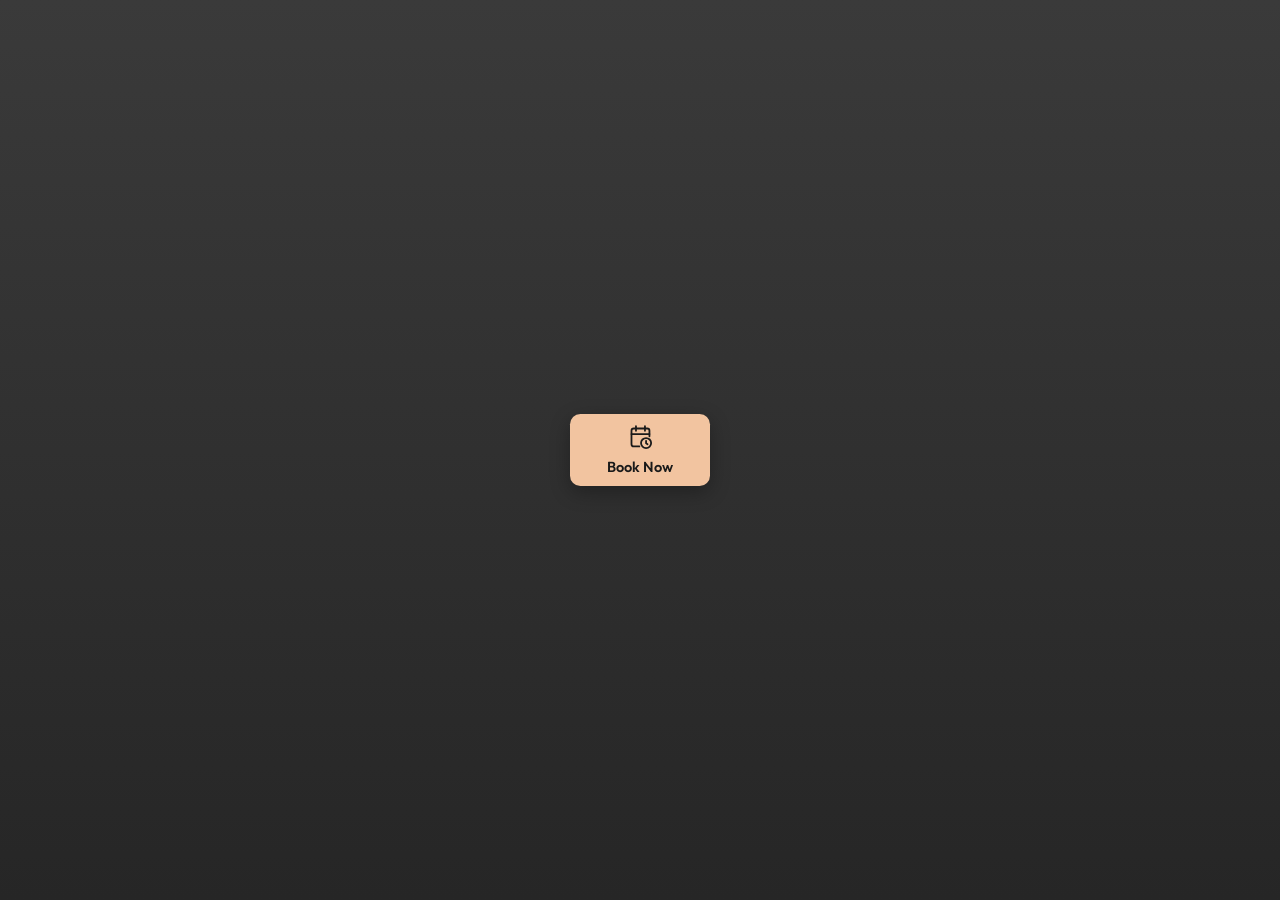
<file: public/book.html>
<!DOCTYPE html>
<html lang="en">
<head>
<meta charset="utf-8">
<title>Book Your Ride - Top Galaxy Logistics</title>
<meta name="viewport" content="width=device-width,initial-scale=1">
<meta name="theme-color" content="#2b2b2b">
<link rel="preconnect" href="https://fonts.googleapis.com">
<link rel="preconnect" href="https://fonts.gstatic.com" crossorigin>
<link href="https://fonts.googleapis.com/css2?family=Outfit:wght@300;400;500;600&display=swap" rel="stylesheet">
<style>
:root{
  --u:calc(100vw / 1235);
  --card:#ffffff;
  --label:#8a8a8a;
  --text:#111111;
  --divider:#d9d9d9;
  --peach:#f2c4a0;
  --peach-text:#1a1a1a;
  --black:#111111;
  --radius:calc(14*var(--u));
}
*{box-sizing:border-box}
html,body{margin:0}
body{background:linear-gradient(180deg,#3a3a3a 0%,#262626 100%);font-family:"Outfit",sans-serif;-webkit-font-smoothing:antialiased;color:var(--text);min-height:100vh}
button{background:none;border:0;padding:0;font:inherit;color:inherit;cursor:pointer}
.icon{display:block;fill:none;stroke:currentColor;stroke-width:1.6;stroke-linecap:round;stroke-linejoin:round}

.page{min-height:100vh;display:flex;align-items:center;justify-content:center;padding:20px}
.book{width:calc(130*var(--u));min-width:140px;height:calc(70*var(--u));min-height:56px;border-radius:calc(10*var(--u));background:var(--peach);color:var(--peach-text);display:flex;flex-direction:column;align-items:center;justify-content:center;gap:calc(6*var(--u));font-size:calc(14*var(--u));font-weight:600;box-shadow:0 6px 20px rgba(0,0,0,0.3);transition:transform .2s,filter .2s}
.book:hover{filter:brightness(.95);transform:translateY(-2px)}
.book .icon{width:calc(26*var(--u));min-width:22px;height:calc(26*var(--u));min-height:22px}
.book:disabled{opacity:.7;cursor:not-allowed}

.overlay{position:fixed;inset:0;background:rgba(0,0,0,.65);backdrop-filter:blur(3px);display:none;align-items:flex-start;justify-content:center;overflow-y:auto;padding:calc(30*var(--u));z-index:10}
.overlay.open{display:flex}
.card{position:relative;width:calc(1115*var(--u));max-width:100%;margin:auto;background:var(--card);border-radius:var(--radius);padding:calc(24*var(--u)) calc(14*var(--u)) calc(10*var(--u));box-shadow:0 calc(6*var(--u)) calc(24*var(--u)) rgba(0,0,0,.25)}
.close{position:absolute;right:calc(16*var(--u));top:calc(14*var(--u));width:calc(34*var(--u));height:calc(34*var(--u));border-radius:50%;background:#f0f0f0;display:flex;align-items:center;justify-content:center;color:var(--label);transition:background-color .2s}
.close:hover{background:#e2e2e2;color:#111}
.close .icon{width:calc(16*var(--u));height:calc(16*var(--u))}
.head{padding:0 calc(18*var(--u)) calc(8*var(--u))}
.head h1{margin:0;font-weight:600;font-size:calc(34*var(--u));line-height:1.1}
.head p{margin:calc(6*var(--u)) 0 0;font-weight:300;font-size:calc(15*var(--u));color:var(--label)}

.row{display:flex;align-items:stretch;padding:calc(14*var(--u)) 0;border-top:1px solid var(--divider)}
.row:first-of-type{margin-top:calc(10*var(--u))}
.cell{flex:1 1 0;min-width:0;padding:0 calc(22*var(--u));border-left:1px solid var(--divider);display:flex;flex-direction:column;justify-content:center}
.cell:first-child{border-left:0;padding-left:calc(18*var(--u))}
.cell label{font-size:calc(14*var(--u));font-weight:300;color:var(--label);margin-bottom:calc(5*var(--u))}
.cell label i{font-style:normal}
.cell input,.cell select{width:100%;height:calc(28*var(--u));border:0;outline:0;background:transparent;padding:0;font:400 calc(14*var(--u))/1 "Outfit",sans-serif;color:var(--text)}
.cell input::placeholder{color:var(--text);opacity:.85}
.cell select{appearance:none;-webkit-appearance:none;cursor:pointer;background:url("data:image/svg+xml,%3Csvg xmlns='http://www.w3.org/2000/svg' width='12' height='12' viewBox='0 0 24 24' fill='none' stroke='%238a8a8a' stroke-width='2' stroke-linecap='round' stroke-linejoin='round'%3E%3Cpath d='M6 9l6 6 6-6'/%3E%3C/svg%3E") no-repeat right center;padding-right:16px}
.cell select:disabled{cursor:not-allowed}
.cell:focus-within label{color:var(--text)}

.foot{display:flex;align-items:center;justify-content:space-between;padding:calc(14*var(--u)) calc(4*var(--u)) calc(8*var(--u)) calc(18*var(--u));border-top:1px solid var(--divider)}
.total{display:flex;align-items:baseline;gap:calc(14*var(--u))}
.total span{font-size:calc(14*var(--u));font-weight:300;color:var(--label)}
.total b{font-size:calc(26*var(--u));font-weight:500}
.actions{display:flex;align-items:center;gap:calc(14*var(--u))}
.show{height:calc(54*var(--u));padding:0 calc(28*var(--u));border-radius:calc(10*var(--u));background:var(--black);color:#fff;font-size:calc(14*var(--u));font-weight:500;transition:background-color .2s}
.show:hover{background:#2a2a2a}
.overlay .book{width:auto;height:calc(54*var(--u));padding:0 calc(28*var(--u));border-radius:calc(10*var(--u));flex-direction:row}

.success{display:none;flex-direction:column;align-items:center;text-align:center;padding:26px 16px 20px}
.success.show-s{display:flex}
.success .suc-state{width:100%;display:flex;flex-direction:column;align-items:center}
.success .mail-illu{width:160px;height:auto;margin:0 auto 16px;display:block;overflow:visible}
.success .error-illu{width:96px;height:96px;margin:0 auto 16px;display:block;overflow:visible}
.success h3{margin:0 0 10px;font-size:24px;font-weight:700;font-family:"Outfit",sans-serif;color:#374151;letter-spacing:-.02em}
.success h3.err-title{color:#dc2626;font-size:22px;margin:0 0 8px}
.success p{margin:0 auto 18px;font-size:14px;font-weight:400;color:#6b7280;line-height:1.55;max-width:400px}
.success p.err-desc{margin:0 auto 16px;font-size:13.5px}
.success .support-options{width:100%;max-width:360px;display:flex;flex-direction:column;gap:10px;margin:4px auto 16px}
.success .support-card{display:flex;align-items:center;justify-content:space-between;padding:12px 14px;border-radius:10px;background:#f9fafb;border:1px solid #e5e7eb;text-decoration:none;transition:all .2s ease}
.success .support-card:hover{background:#ffffff;border-color:#fca5a5;transform:translateY(-1px);box-shadow:0 4px 14px rgba(220,38,38,0.12)}
.success .support-card .card-left{display:flex;align-items:center;gap:12px;text-align:left}
.success .support-card .card-icon{width:36px;height:36px;border-radius:8px;display:flex;align-items:center;justify-content:center;flex-shrink:0}
.success .support-card .wa-badge{background:#25d366;color:#ffffff}
.success .support-card .mail-badge{background:#111827;color:#ffffff}
.success .support-card .card-info{display:flex;flex-direction:column}
.success .support-card .card-name{font-size:13px;font-weight:700;color:#111827;font-family:"Outfit",sans-serif}
.success .support-card .card-val{font-size:12px;color:#6b7280;font-family:"Inter",sans-serif}
.success .red-arrow-btn{width:34px;height:34px;border-radius:50%;background:#ef4444;color:#ffffff;display:flex;align-items:center;justify-content:center;flex-shrink:0;transition:transform .2s ease,background-color .2s ease,box-shadow .2s ease;box-shadow:0 3px 10px rgba(239,68,68,0.35)}
.success .support-card:hover .red-arrow-btn{background:#dc2626;transform:translateX(3px) scale(1.06);box-shadow:0 5px 14px rgba(239,68,68,0.45)}
.success .book{width:100%;max-width:280px;height:46px;padding:0 24px;border-radius:8px;background:#000;color:#fff;font-size:14px;font-weight:600;font-family:"Outfit",sans-serif;display:inline-flex;align-items:center;justify-content:center;border:0;cursor:pointer;transition:transform .2s,background-color .2s,box-shadow .2s}
.success .book:hover{background:#1f1f1f;transform:translateY(-1px);box-shadow:0 6px 18px rgba(0,0,0,.25)}

@media(max-width:768px){
  :root{--u:1px;--radius:14px}
  .overlay{padding:14px 10px}
  .card{padding:20px 14px 14px}
  .head h1{font-size:24px}
  .head p{font-size:13px}
  .row{flex-direction:column;gap:12px;padding:12px 0}
  .cell{padding:0!important;border-left:0!important}
  .cell input,.cell select{height:32px;font-size:14px}
  .foot{flex-direction:column;align-items:stretch;gap:14px;padding:14px 4px 6px}
  .total{justify-content:space-between}
  .total b{font-size:22px}
  .actions{display:flex;gap:10px}
  .actions .show{flex:1;height:46px;font-size:14px}
  .actions .book{flex:1.2;height:46px;font-size:14px}
  .close{width:32px;height:32px}
}
</style>
</head>
<body>
<svg width="0" height="0" style="position:absolute" aria-hidden="true">
  <symbol id="icon-cal-clock" viewBox="0 0 24 24"><path d="M20 11V6a2 2 0 0 0-2-2H6a2 2 0 0 0-2 2v12a2 2 0 0 0 2 2h5"/><path d="M8 2v4M16 2v4M4 9h16"/><circle cx="17" cy="17" r="4.5"/><path d="M17 15v2.2l1.3.8"/></symbol>
  <symbol id="icon-x" viewBox="0 0 24 24"><path d="M6 6l12 12M18 6L6 18"/></symbol>
  <symbol id="icon-check" viewBox="0 0 24 24"><circle cx="12" cy="12" r="10"/><path d="M8 12.5l3 3 5-6"/></symbol>
</svg>

<div class="page">
  <button class="book" id="openBtn" type="button"><svg class="icon"><use href="#icon-cal-clock"/></svg>Book Now</button>
</div>

<div class="overlay" id="overlay">
  <div class="card">
    <button class="close" id="closeBtn" type="button" aria-label="Close"><svg class="icon"><use href="#icon-x"/></svg></button>

    <form id="bookForm">
      <div class="head">
        <h1>Book Your Ride</h1>
        <p>Fill in the details below to estimate your price and book a vehicle.</p>
      </div>

      <div class="row">
        <div class="cell"><label for="pickup_location">Pickup Location</label><input id="pickup_location" name="pickup_location" type="text" placeholder="Where we should pick you up" required></div>
        <div class="cell"><label for="service_area">Destination / Service Area</label><select id="service_area" name="service_area" required><option value="" disabled selected>Select area</option></select></div>
        <div class="cell"><label for="exact_destination_address">Exact Destination Address <i>(Optional)</i></label><input id="exact_destination_address" name="exact_destination_address" type="text" placeholder="Enter exact address (optional)"></div>
      </div>

      <div class="row">
        <div class="cell"><label for="pickup_date">Pickup Date</label><input id="pickup_date" name="pickup_date" type="date" required></div>
        <div class="cell"><label for="pickup_time">Pickup Time</label><input id="pickup_time" name="pickup_time" type="time" required></div>
        <div class="cell"><label for="return_date">Return Date</label><input id="return_date" name="return_date" type="date" required></div>
        <div class="cell"><label for="return_time">Return Time</label><input id="return_time" name="return_time" type="time" required></div>
      </div>

      <div class="row">
        <div class="cell"><label for="selected_car">Select Car</label><select id="selected_car" name="selected_car" required><option value="" disabled selected>Select Car</option><option value="Sedan">Sedan</option><option value="Lexus">Lexus</option><option value="Prado/Hiace">Prado/Hiace</option><option value="LandCruiser/Coaster">LandCruiser/Coaster</option></select></div>
        <div class="cell"><label for="passenger_count">Number of Passengers</label><select id="passenger_count" name="passenger_count" required><option value="" disabled selected>Passengers</option></select></div>
        <div class="cell"><label for="client_type">Client Type</label><select id="client_type" name="client_type" required><option value="" disabled selected>Select client type</option><option value="Individual">Individual</option><option value="Corporate">Corporate</option><option value="Diplomatic / VIP">Diplomatic / VIP</option><option value="Government">Government</option></select></div>
      </div>

      <div class="row">
        <div class="cell"><label for="full_name">Full Name</label><input id="full_name" name="full_name" type="text" placeholder="e.g. John Doe" required></div>
        <div class="cell"><label for="phone_number">Phone Number</label><input id="phone_number" name="phone_number" type="tel" placeholder="e.g. +234 801 234 5678" required></div>
        <div class="cell"><label for="email_address">Email Address</label><input id="email_address" name="email_address" type="email" placeholder="e.g. client@example.com" required></div>
      </div>

      <div class="foot">
        <div class="total"><span>Estimated Total</span><b id="total">₦0</b></div>
        <div class="actions">
          <button type="button" class="show" id="showCarsBtn">Show cars</button>
          <button class="book" id="submitBtn" type="submit"><svg class="icon"><use href="#icon-cal-clock"/></svg>Book Now</button>
        </div>
      </div>
    </form>

    <div class="success" id="success">
      <!-- SUCCESS: Shown when delivered to the webhook -->
      <div class="suc-state suc-success" id="sucSuccessState">
        <svg class="mail-illu" viewBox="0 0 170 140" width="170" height="140" fill="none" xmlns="http://www.w3.org/2000/svg" aria-hidden="true">
          <defs>
            <filter id="cardShadowBk" x="-15%" y="-10%" width="130%" height="130%" filterUnits="userSpaceOnUse">
              <feDropShadow dx="0" dy="6" stdDeviation="6" flood-color="#000000" flood-opacity="0.14" />
            </filter>
            <clipPath id="cardBorderClipBk">
              <rect x="0" y="0" width="112" height="82" rx="7" />
            </clipPath>
          </defs>
          <polygon points="20,62 85,16 150,62" fill="#22252a" stroke="#181a1f" stroke-width="1.2" stroke-linejoin="round" />
          <polygon points="21,62 85,19 149,62" fill="#15171b" />
          <rect x="20" y="62" width="130" height="72" rx="4" fill="#1a1c21" />
          <g transform="translate(29, 24)" filter="url(#cardShadowBk)">
            <rect x="0" y="0" width="112" height="82" rx="7" fill="#ffffff" />
            <g clip-path="url(#cardBorderClipBk)">
              <rect x="0" y="0" width="112" height="7" fill="#f8fafc" />
              <path d="M-6,8 L4,-2 M9,8 L19,-2 M24,8 L34,-2 M39,8 L49,-2 M54,8 L64,-2 M69,8 L79,-2 M84,8 L94,-2 M99,8 L109,-2 M114,8 L124,-2" stroke="#ea5b5b" stroke-width="3" stroke-linecap="square" />
              <path d="M1.5,8 L11.5,-2 M16.5,8 L26.5,-2 M31.5,8 L41.5,-2 M46.5,8 L56.5,-2 M61.5,8 L71.5,-2 M76.5,8 L86.5,-2 M91.5,8 L101.5,-2 M106.5,8 L116.5,-2" stroke="#60a5fa" stroke-width="3" stroke-linecap="square" />
            </g>
            <circle cx="30" cy="35" r="14" fill="#f1f5f9" />
            <circle cx="30" cy="35" r="13.5" fill="none" stroke="#cbd5e1" stroke-width="1.2" />
            <path d="M24 35.5 L28 39.5 L36.5 30.5" fill="none" stroke="#64748b" stroke-width="2.2" stroke-linecap="round" stroke-linejoin="round" />
            <rect x="52" y="27" width="46" height="4.5" rx="2.25" fill="#e2e8f0" />
            <rect x="52" y="37" width="34" height="4.5" rx="2.25" fill="#e2e8f0" />
            <rect x="16" y="56" width="80" height="3.5" rx="1.75" fill="#f1f5f9" />
            <rect x="16" y="64" width="56" height="3.5" rx="1.75" fill="#f1f5f9" />
          </g>
          <polygon points="20,62 85,102 20,134" fill="#181a1f" />
          <polygon points="150,62 85,102 150,134" fill="#181a1f" />
          <polygon points="20,134 85,88 150,134" fill="#0f1013" stroke="#252830" stroke-width="0.8" stroke-linejoin="round" />
          <path d="M20,62 L20,132 Q20,134 22,134 L148,134 Q150,134 150,132 L150,62" fill="none" stroke="#22252a" stroke-width="1.2" />
        </svg>
        <h3>Booking received!</h3>
        <p>We sent your booking details to our team. Check your email for a confirmation, and check your spam folder if you do not hear from us after a while.</p>
        <button class="book" id="againBtn" type="button">Book Another Ride</button>
      </div>

      <!-- FAILURE: Shown when webhook delivery fails -->
      <div class="suc-state suc-failure" id="sucFailureState" style="display:none;">
        <svg class="error-illu" viewBox="0 0 100 100" width="96" height="96" fill="none" xmlns="http://www.w3.org/2000/svg" aria-hidden="true">
          <circle cx="50" cy="50" r="46" fill="#fef2f2" stroke="#fecaca" stroke-width="2"/>
          <circle cx="50" cy="50" r="34" fill="#ef4444"/>
          <path d="M40 40L60 60M60 40L40 60" stroke="#ffffff" stroke-width="4" stroke-linecap="round" stroke-linejoin="round"/>
        </svg>
        <h3 class="err-title">Not sent, please contact support</h3>
        <p class="err-desc">We could not deliver your booking to our automated service. Please reach out directly to our support team via WhatsApp or Business Email:</p>
        
        <div class="support-options">
          <a class="support-card wa-card waSupportLink" id="bookWaSupportLink" href="https://wa.me/2347016545203" target="_blank" rel="noopener">
            <div class="card-left">
              <span class="card-icon wa-badge">
                <svg viewBox="0 0 24 24" width="20" height="20" fill="currentColor"><path d="M12.04 2c-5.46 0-9.91 4.45-9.91 9.91 0 1.75.46 3.45 1.32 4.95L2.05 22l5.25-1.38c1.45.79 3.08 1.21 4.74 1.21 5.46 0 9.91-4.45 9.91-9.91 0-2.65-1.03-5.14-2.9-7.01A9.82 9.82 0 0 0 12.04 2zm.01 1.67c4.54 0 8.24 3.7 8.24 8.24 0 2.2-.86 4.28-2.42 5.83a8.19 8.19 0 0 1-5.82 2.41c-1.45 0-2.88-.39-4.13-1.12l-.3-.18-3.07.81.82-2.99-.19-.31a8.18 8.18 0 0 1-1.25-4.45c0-4.54 3.7-8.24 8.24-8.24zm4.52 11.66c-.25-.13-1.48-.73-1.71-.81-.23-.09-.4-.13-.57.13-.17.25-.66.81-.81.98-.15.17-.3.19-.55.06-.25-.13-1.06-.39-2.02-1.25-.75-.67-1.25-1.49-1.4-1.74-.15-.25-.02-.39.11-.51.11-.11.25-.29.37-.44.13-.15.17-.25.25-.42.08-.17.04-.32-.02-.45-.06-.13-.57-1.37-.78-1.88-.2-.49-.41-.43-.57-.43h-.49c-.17 0-.44.06-.67.31-.23.25-.88.86-.88 2.1s.9 2.44 1.02 2.6c.13.17 1.77 2.7 4.29 3.78.6.26 1.07.41 1.44.53.61.19 1.16.17 1.6.1.49-.07 1.48-.61 1.69-1.19.21-.59.21-1.09.15-1.19-.07-.11-.23-.17-.48-.29z"/></svg>
              </span>
              <div class="card-info">
                <span class="card-name">WhatsApp Support</span>
                <span class="card-val">+234 701 654 5203</span>
              </div>
            </div>
            <span class="red-arrow-btn" aria-label="Open WhatsApp">
              <svg viewBox="0 0 24 24" width="16" height="16" fill="none" stroke="currentColor" stroke-width="2.5" stroke-linecap="round" stroke-linejoin="round"><path d="M5 12h14M12 5l7 7-7 7"/></svg>
            </span>
          </a>

          <a class="support-card email-card emailSupportLink" id="bookEmailSupportLink" href="mailto:i.galaxylogistics@gmail.com">
            <div class="card-left">
              <span class="card-icon mail-badge">
                <svg viewBox="0 0 24 24" width="20" height="20" fill="none" stroke="currentColor" stroke-width="2" stroke-linecap="round" stroke-linejoin="round"><rect x="3" y="5" width="18" height="14" rx="3"/><path d="M3 7l9 6 9-6"/></svg>
              </span>
              <div class="card-info">
                <span class="card-name">Business Email</span>
                <span class="card-val">i.galaxylogistics@gmail.com</span>
              </div>
            </div>
            <span class="red-arrow-btn" aria-label="Send Business Email">
              <svg viewBox="0 0 24 24" width="16" height="16" fill="none" stroke="currentColor" stroke-width="2.5" stroke-linecap="round" stroke-linejoin="round"><path d="M5 12h14M12 5l7 7-7 7"/></svg>
            </span>
          </a>
        </div>

        <button class="book" id="againBtnErr" type="button" style="margin-top:4px;">Book Another Ride</button>
      </div>
    </div>
  </div>
</div>

<script>
(function() {
  var areas = [
    "Airport Drop-off",
    "Airport Pick-up",
    "Asokoro",
    "Maitama",
    "Central Business District (CBD)",
    "Wuse / Wuse 2",
    "Garki / Garki 2",
    "Guzape",
    "Jabi",
    "Utako",
    "Mabushi",
    "Katampe / Katampe Extension",
    "Life Camp",
    "Gwarinpa",
    "Kado",
    "Dawaki",
    "Apo / Apo Resettlement",
    "Lokogoma",
    "Kaura / Games Village",
    "Galadimawa",
    "Lugbe",
    "Durumi",
    "Kubwa",
    "Bwari",
    "Gwagwalada",
    "Kuje",
    "Karu / Nyanya",
    "Mararaba",
    "Suleja",
    "Madalla / Zuba",
    "Keffi",
    "Kaduna (Interstate)",
    "Full Day City Hire (Abuja)"
  ];

  var cars = ["Sedan", "Lexus", "Prado/Hiace", "LandCruiser/Coaster"];
  var maxPax = { "Sedan": 4, "Lexus": 4, "Prado/Hiace": 14, "LandCruiser/Coaster": 30 };
  var raw = {
    "Airport Drop-off": [40, 60, 95, 160],
    "Airport Pick-up": [45, 65, 100, 170],
    "Asokoro": [35, 55, 85, 150],
    "Maitama": [35, 55, 85, 150],
    "Central Business District (CBD)": [35, 55, 85, 150],
    "Wuse / Wuse 2": [35, 55, 85, 150],
    "Garki / Garki 2": [35, 55, 85, 150],
    "Guzape": [35, 55, 85, 150],
    "Jabi": [35, 55, 85, 150],
    "Utako": [35, 55, 85, 150],
    "Mabushi": [35, 55, 85, 150],
    "Katampe / Katampe Extension": [40, 60, 90, 160],
    "Life Camp": [40, 60, 90, 160],
    "Gwarinpa": [40, 60, 90, 160],
    "Kado": [40, 60, 90, 160],
    "Dawaki": [45, 65, 95, 165],
    "Apo / Apo Resettlement": [40, 60, 90, 160],
    "Lokogoma": [45, 65, 95, 165],
    "Kaura / Games Village": [40, 60, 90, 160],
    "Galadimawa": [45, 65, 95, 165],
    "Lugbe": [45, 65, 95, 165],
    "Durumi": [35, 55, 85, 150],
    "Kubwa": [50, 70, 105, 180],
    "Bwari": [70, 95, 140, 220],
    "Gwagwalada": [80, 110, 160, 250],
    "Kuje": [60, 85, 125, 200],
    "Karu / Nyanya": [45, 65, 95, 165],
    "Mararaba": [50, 75, 110, 180],
    "Suleja": [80, 110, 160, 250],
    "Madalla / Zuba": [75, 105, 150, 240],
    "Keffi": [95, 130, 190, 290],
    "Kaduna (Interstate)": [180, 240, 340, 520],
    "Full Day City Hire (Abuja)": [90, 120, 170, 280]
  };

  var overlay = document.getElementById('overlay');
  var openBtn = document.getElementById('openBtn');
  var closeBtn = document.getElementById('closeBtn');
  var showCarsBtn = document.getElementById('showCarsBtn');
  var bookForm = document.getElementById('bookForm');
  var againBtn = document.getElementById('againBtn');
  var areaSelect = document.getElementById('service_area');
  var carSelect = document.getElementById('selected_car');
  var paxSelect = document.getElementById('passenger_count');
  var totalEl = document.getElementById('total');
  var submitBtn = document.getElementById('submitBtn');

  // Populate area dropdown
  areas.forEach(function(a) {
    var opt = document.createElement('option');
    opt.value = a;
    opt.textContent = a;
    areaSelect.appendChild(opt);
  });

  function calcTotal() {
    var carIdx = cars.indexOf(carSelect.value);
    var amt = 0;
    if (areaSelect.value && raw[areaSelect.value] && carIdx !== -1) {
      amt = (raw[areaSelect.value][carIdx] || 0) * 1000;
    }
    totalEl.textContent = '₦' + amt.toLocaleString();
  }

  function updatePassengers() {
    var max = maxPax[carSelect.value] || 4;
    var cur = paxSelect.value;
    paxSelect.innerHTML = '<option value="" disabled selected>Passengers</option>';
    for (var i = 1; i <= max; i++) {
      var opt = document.createElement('option');
      opt.value = i;
      opt.textContent = i + (i === 1 ? ' Passenger' : ' Passengers');
      if (String(i) === cur) opt.selected = true;
      paxSelect.appendChild(opt);
    }
  }

  function openModal() { overlay.classList.add('open'); }
  function closeModal() { overlay.classList.remove('open'); }

  openBtn.addEventListener('click', openModal);
  closeBtn.addEventListener('click', closeModal);
  overlay.addEventListener('click', function(e) { if (e.target === overlay) closeModal(); });
  showCarsBtn.addEventListener('click', function() {
    closeModal();
    if (window.opener || window.parent !== window) {
      window.location.href = '/#vehicles';
    }
  });

  carSelect.addEventListener('change', function() {
    updatePassengers();
    calcTotal();
  });
  areaSelect.addEventListener('change', calcTotal);

  bookForm.addEventListener('submit', function(e) {
    e.preventDefault();
    submitBtn.disabled = true;
    submitBtn.textContent = 'Processing...';

    var now = new Date();
    var dd = String(now.getDate()).padStart(2, '0');
    var mm = String(now.getMonth() + 1).padStart(2, '0');
    var rand4 = Math.floor(1000 + Math.random() * 9000);
    var bId = 'GL-' + dd + mm + '-' + rand4;

    var payload = {
      booking_id: bId,
      pickup_location: document.getElementById('pickup_location').value,
      service_area: document.getElementById('service_area').value,
      exact_destination_address: document.getElementById('exact_destination_address').value,
      pickup_date: document.getElementById('pickup_date').value,
      pickup_time: document.getElementById('pickup_time').value,
      return_date: document.getElementById('return_date').value,
      return_time: document.getElementById('return_time').value,
      selected_car: document.getElementById('selected_car').value,
      passenger_count: document.getElementById('passenger_count').value,
      client_type: document.getElementById('client_type').value,
      full_name: document.getElementById('full_name').value,
      phone_number: document.getElementById('phone_number').value,
      email_address: document.getElementById('email_address').value,
      estimated_total: totalEl.textContent,
      timestamp: now.toISOString()
    };

    function updateSupportLinks(d) {
      var summary = 'Hello Top Galaxy, I would like to book a ride.' +
        '\n\nName: ' + (d.full_name || 'N/A') +
        '\nPhone: ' + (d.phone_number || 'N/A') +
        '\nEmail: ' + (d.email_address || 'N/A') +
        '\nVehicle: ' + (d.selected_car || 'N/A') +
        '\nPassengers: ' + (d.passenger_count || '1') +
        '\nService Area: ' + (d.service_area || 'N/A') +
        (d.exact_destination_address ? ('\nExact Address: ' + d.exact_destination_address) : '') +
        '\nPickup: ' + (d.pickup_date || '') + ' ' + (d.pickup_time || '') +
        '\nReturn: ' + (d.return_date || '') + ' ' + (d.return_time || '') +
        '\nEstimated Total: ' + (d.estimated_total || '₦0');

      var waUrl = 'https://wa.me/2347016545203?text=' + encodeURIComponent(summary);
      var mailUrl = 'mailto:i.galaxylogistics@gmail.com?subject=' + encodeURIComponent('Booking Request - ' + (d.full_name || 'Customer')) + '&body=' + encodeURIComponent(summary);

      document.querySelectorAll('.waSupportLink, #bookWaSupportLink').forEach(function(el) { el.href = waUrl; });
      document.querySelectorAll('.emailSupportLink, #bookEmailSupportLink').forEach(function(el) { el.href = mailUrl; });
    }

    function showSuccess() {
      var sOk = document.getElementById('sucSuccessState'), fOk = document.getElementById('sucFailureState');
      if (sOk) sOk.style.display = 'block';
      if (fOk) fOk.style.display = 'none';
      bookForm.reset();
      bookForm.style.display = 'none';
      document.getElementById('success').classList.add('show-s');
      submitBtn.disabled = false;
      submitBtn.innerHTML = '<svg class="icon"><use href="#icon-cal-clock"/></svg>Book Now';
    }

    function showFailure() {
      updateSupportLinks(payload);
      var sOk = document.getElementById('sucSuccessState'), fOk = document.getElementById('sucFailureState');
      if (sOk) sOk.style.display = 'none';
      if (fOk) fOk.style.display = 'block';
      bookForm.style.display = 'none';
      document.getElementById('success').classList.add('show-s');
      submitBtn.disabled = false;
      submitBtn.innerHTML = '<svg class="icon"><use href="#icon-cal-clock"/></svg>Book Now';
    }

    (async function deliver() {
      var delivered = false;

      // 1. Try server proxy endpoint first
      try {
        var sRes = await fetch('/api/booking-webhook', {
          method: 'POST',
          headers: { 'Content-Type': 'application/json' },
          body: JSON.stringify(payload)
        });
        if (sRes.ok) {
          var sData = await sRes.json();
          if (sData && sData.success === true) {
            delivered = true;
          }
        }
      } catch (err) {
        console.warn('Server proxy unavailable, testing direct fetch:', err);
      }

      // 2. Direct browser fetch fallback
      if (!delivered) {
        var wProd = (window.__BOOKING_WEBHOOK_URL__ || 'https://foamy-foxhound.pikapod.net/webhook/galaxy-booking').trim();
        var wTest = (window.__BOOKING_WEBHOOK_TEST_URL__ || 'https://foamy-foxhound.pikapod.net/webhook-test/galaxy-booking').trim();
        var targets = [wProd];
        if (wTest && wTest !== wProd) targets.push(wTest);

        for (var i = 0; i < targets.length; i++) {
          try {
            var r = await fetch(targets[i], {
              method: 'POST',
              headers: { 'Content-Type': 'application/json' },
              body: JSON.stringify(payload)
            });
            if (r.ok) {
              delivered = true;
              break;
            }
          } catch (e) {
            // Network error or 404 CORS block
          }
        }
      }

      if (delivered) {
        showSuccess();
      } else {
        showFailure();
      }
    })();
  });

  function resetFormView() {
    bookForm.reset();
    bookForm.style.display = 'block';
    document.getElementById('success').classList.remove('show-s');
    var sOk = document.getElementById('sucSuccessState'), fOk = document.getElementById('sucFailureState');
    if (sOk) sOk.style.display = 'block';
    if (fOk) fOk.style.display = 'none';
    totalEl.textContent = '₦0';
    submitBtn.disabled = false;
    submitBtn.innerHTML = '<svg class="icon"><use href="#icon-cal-clock"/></svg>Book Now';
  }

  if (againBtn) againBtn.addEventListener('click', resetFormView);
  var againBtnErr = document.getElementById('againBtnErr');
  if (againBtnErr) againBtnErr.addEventListener('click', resetFormView);
})();
</script>
</body>
</html>
</file>
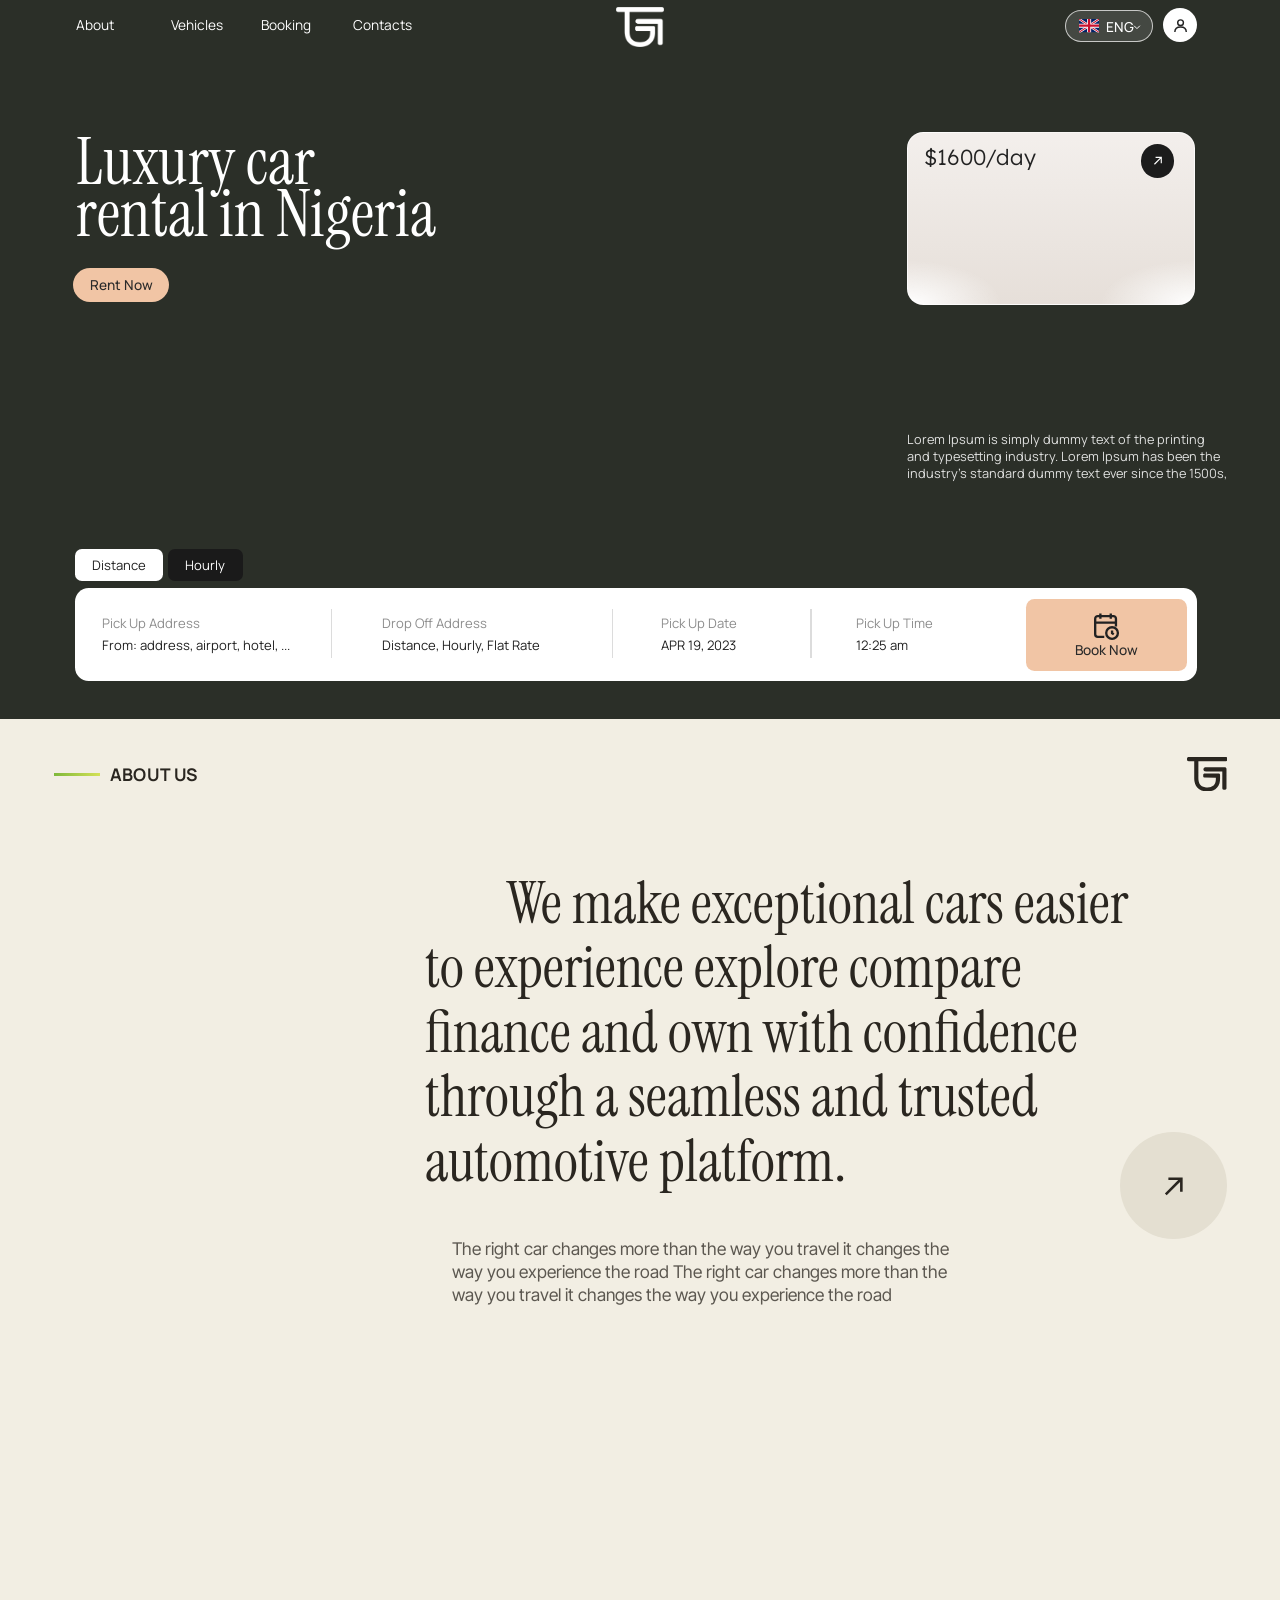
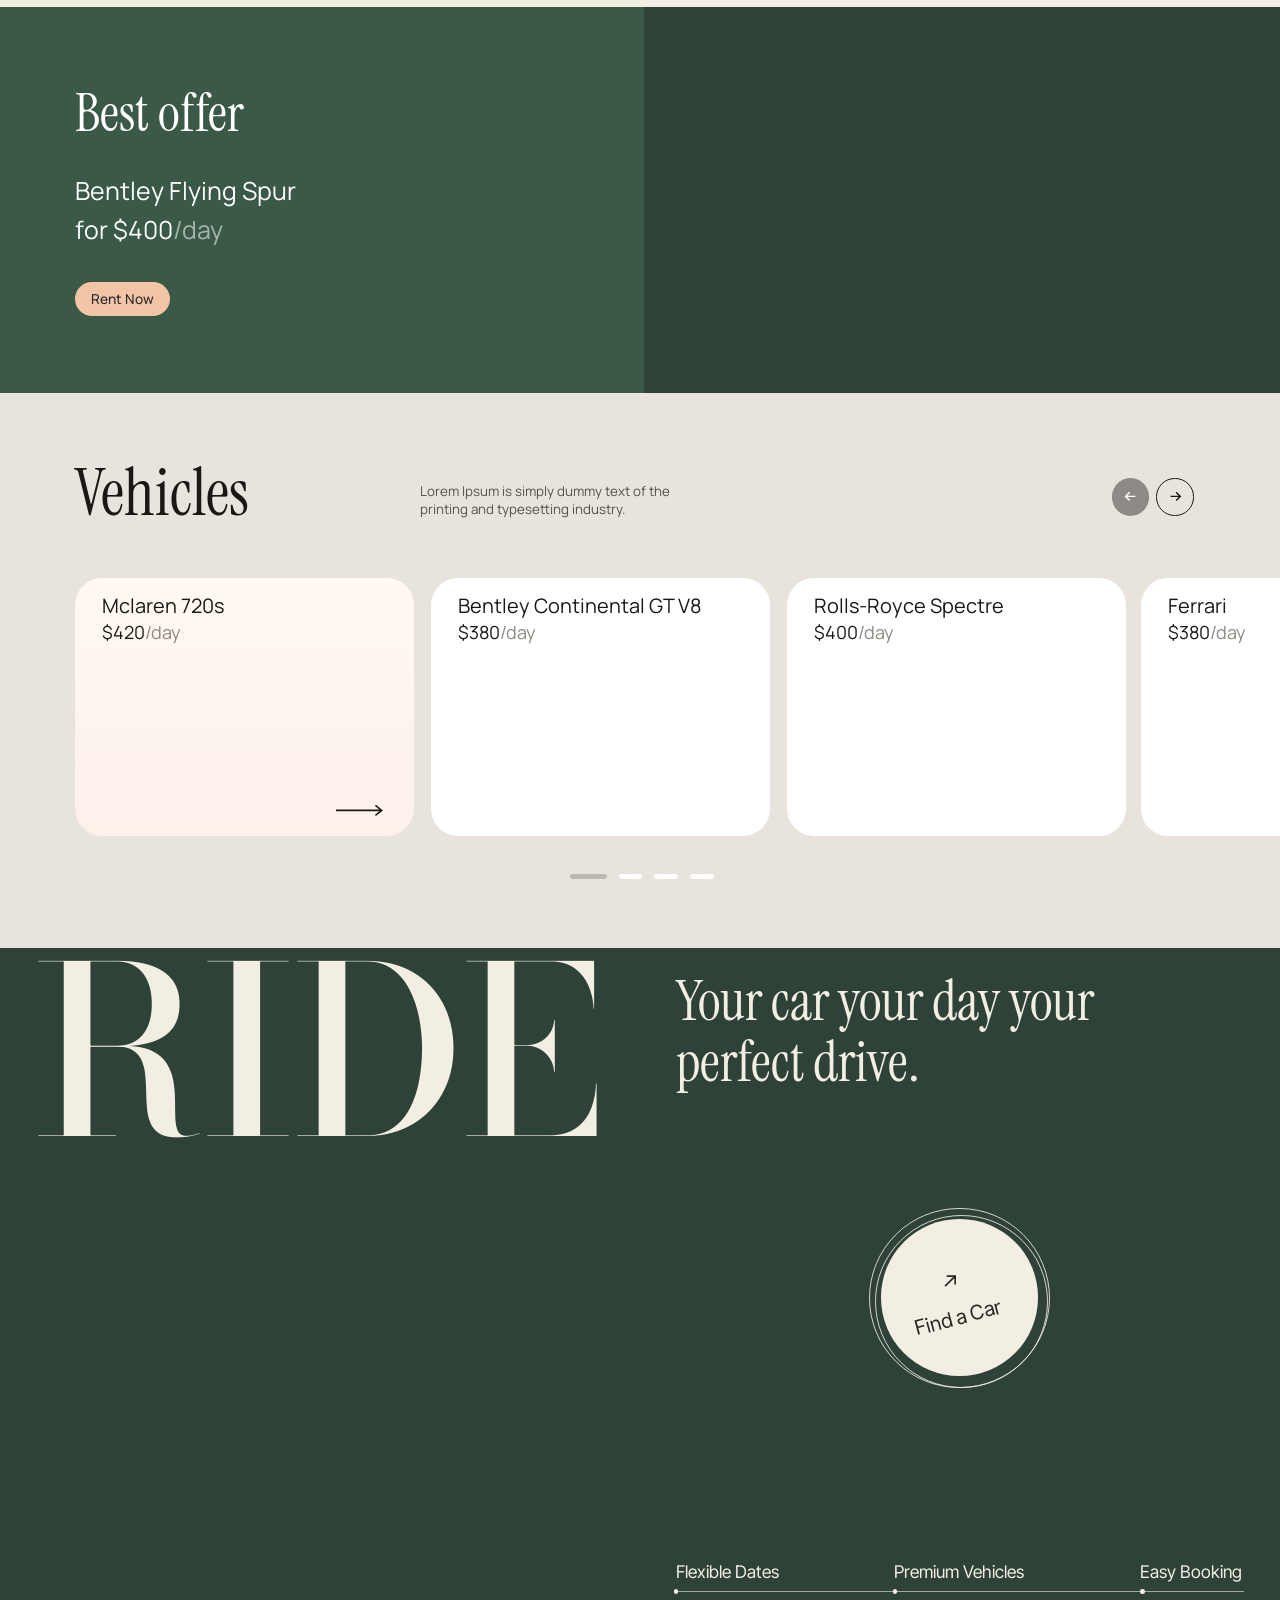
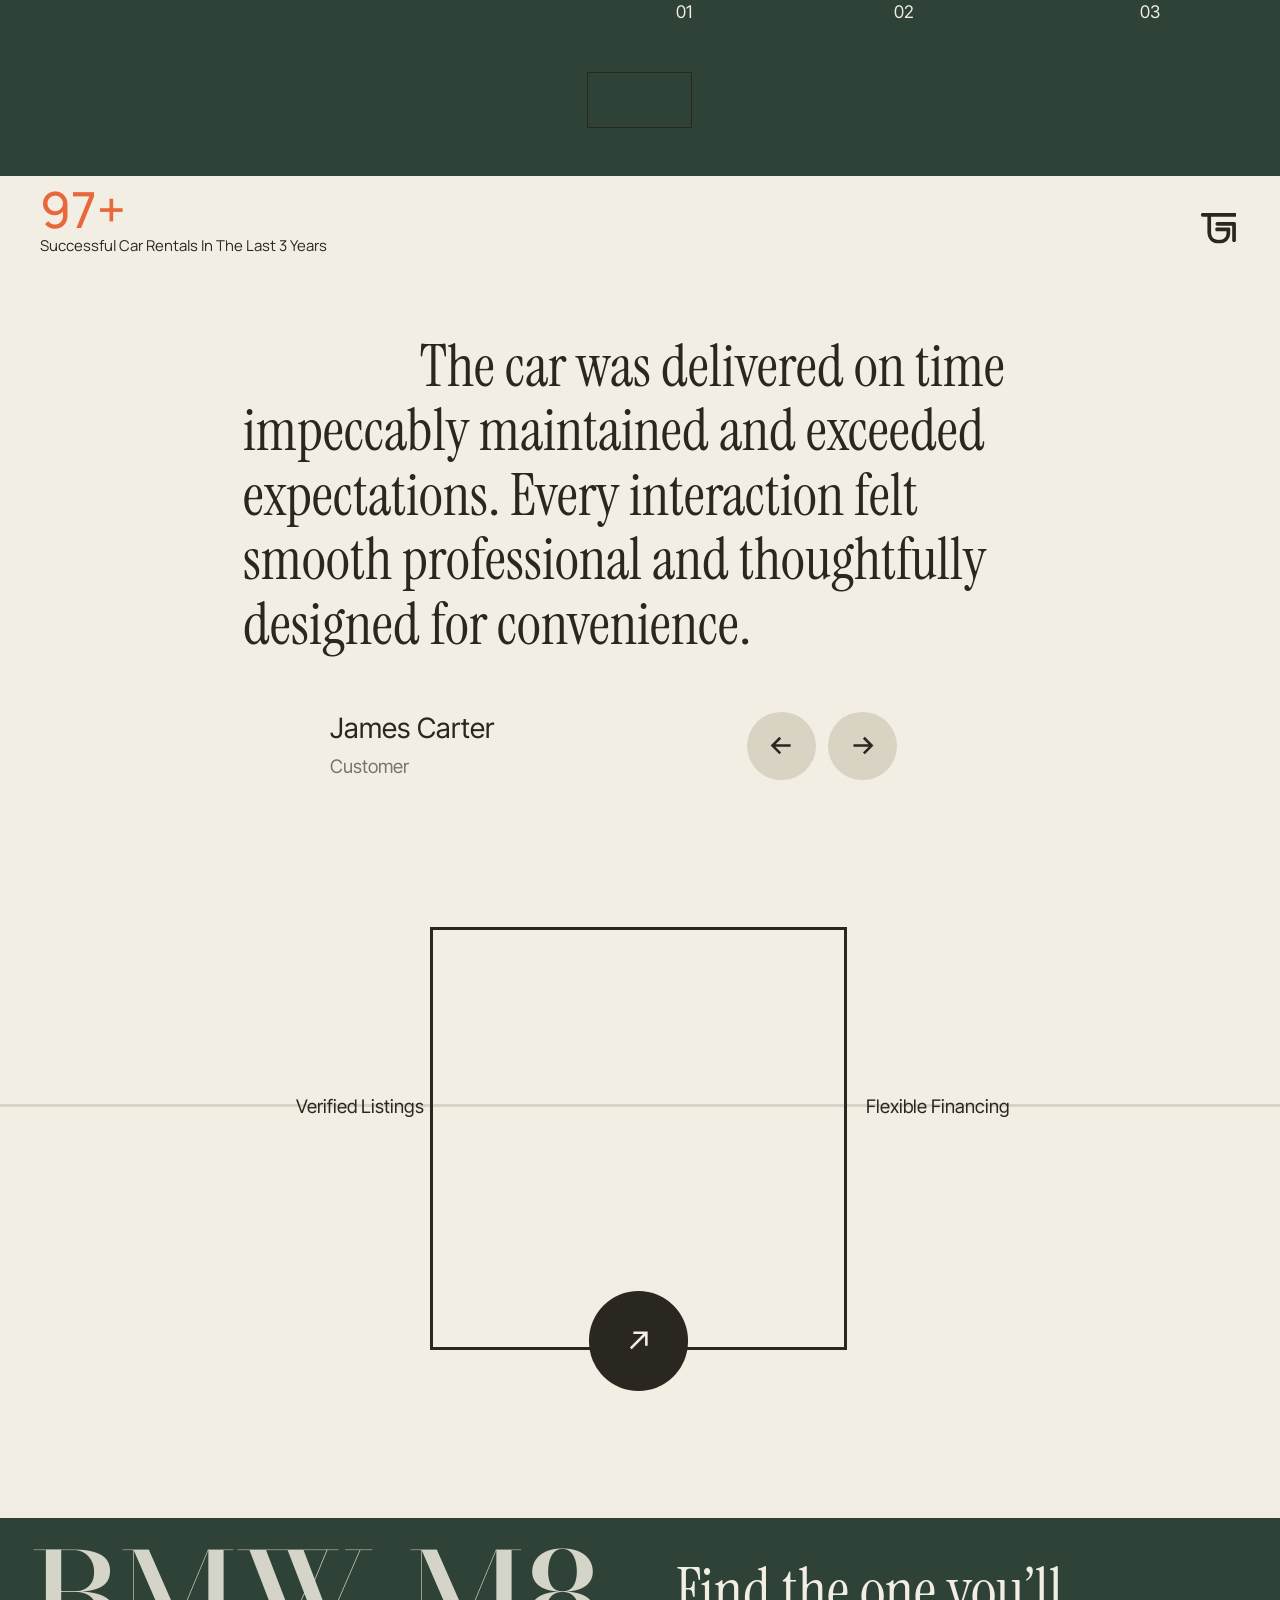
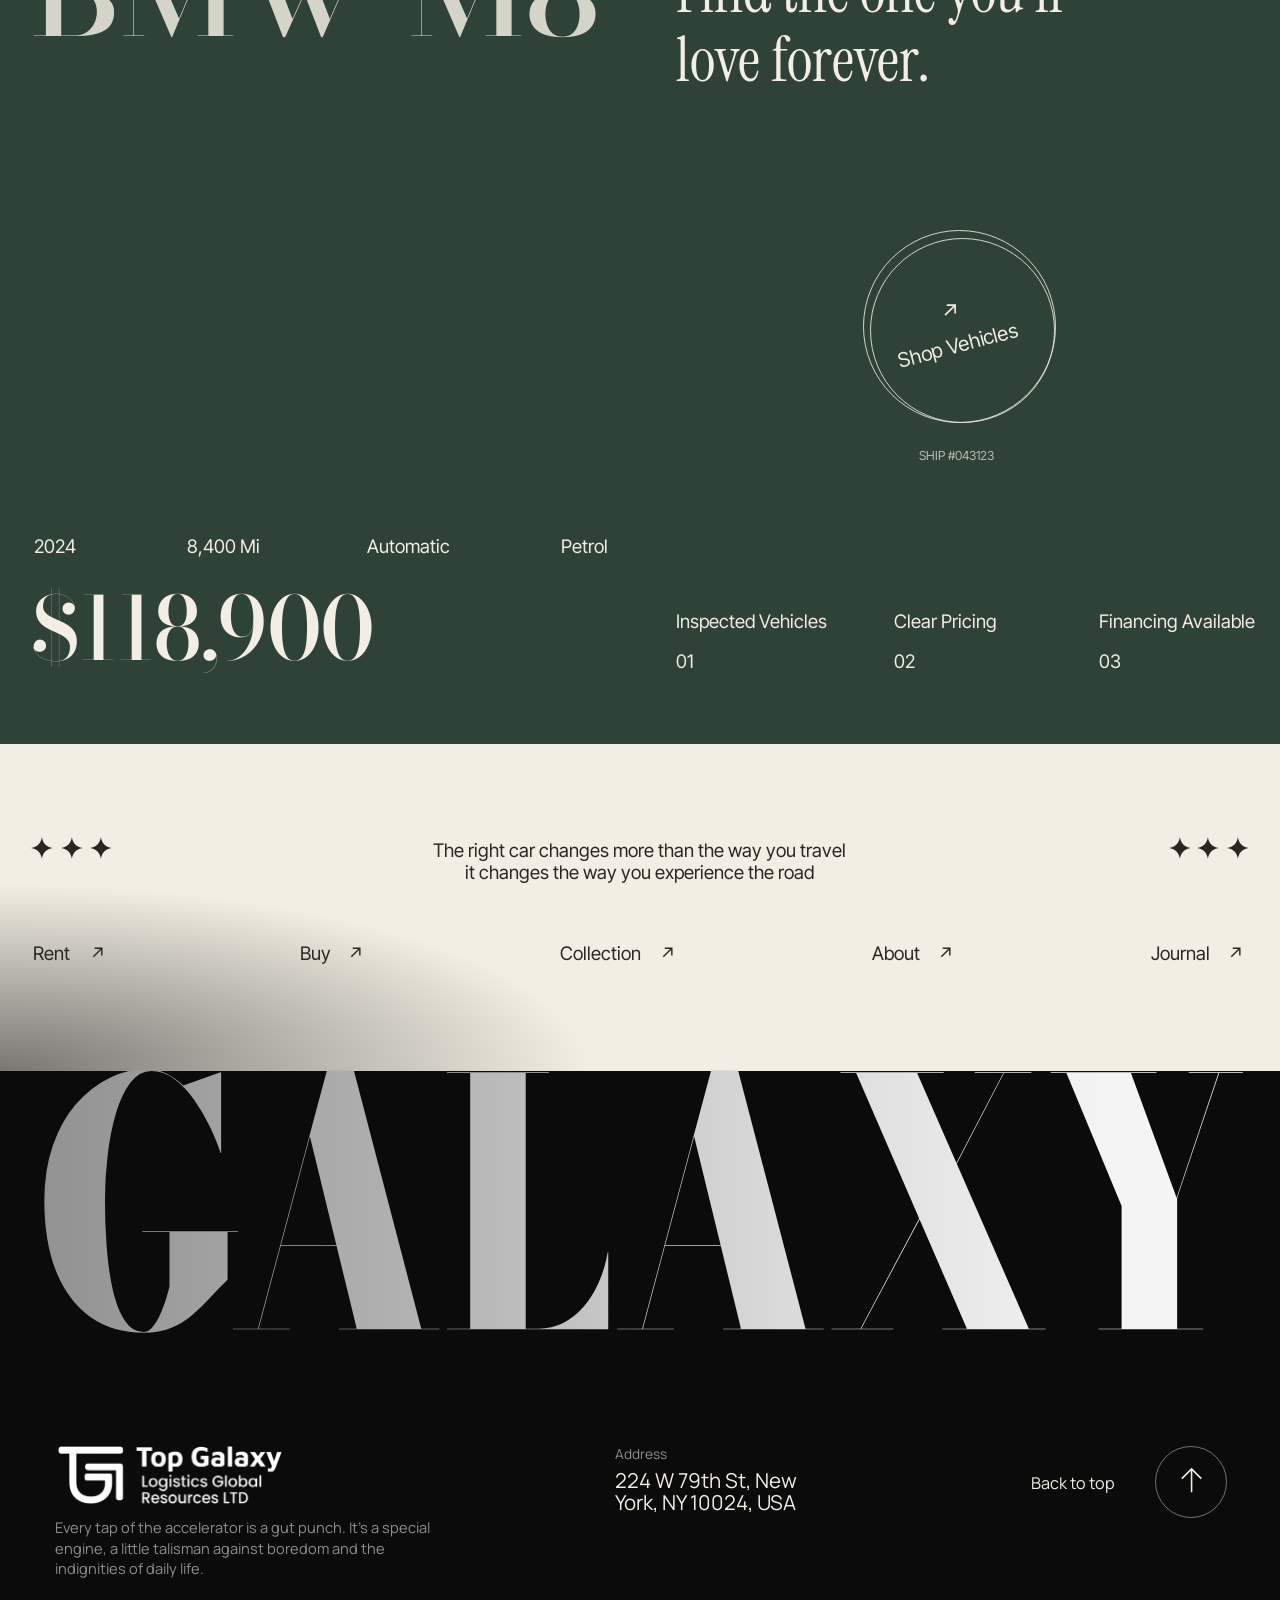
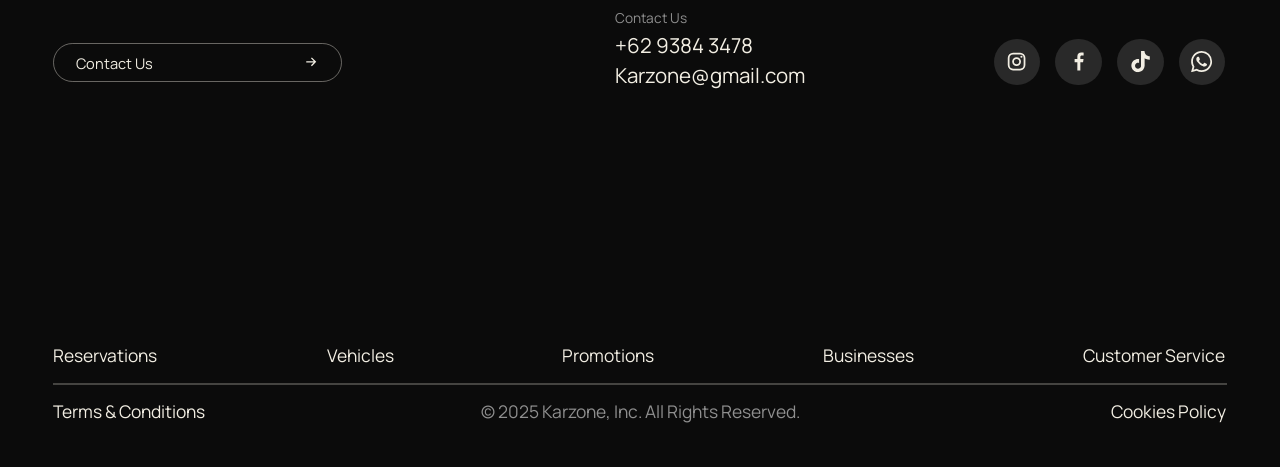
<file: public/assets/aistudio/index__1__8d5608a1.html>
<!DOCTYPE html>
<html lang="en">
<head>
<meta charset="utf-8">
<title>Recreated page</title>
<meta name="viewport" content="width=device-width,initial-scale=1">
<meta name="theme-color" content="#f2eee3">
<link rel="preconnect" href="https://fonts.googleapis.com">
<link rel="preconnect" href="https://fonts.gstatic.com" crossorigin>
<link href="https://fonts.googleapis.com/css2?family=Bodoni+Moda:wght@500;900&family=Lexend+Giga:wght@400&family=Lexend:wght@300;400&family=Exo+2:ital,wght@1,700&family=Manrope:wght@400;500;700&family=Instrument+Serif&family=Inter+Tight:wght@400;500&display=swap" rel="stylesheet">
<style>
:root{
  --u:calc(100vw / 411);
  --bg:#f2eee3;        /* page background */
  --ink:#2a2620;       /* text */
  --card:#ebe6d9;      /* card fill */
  --line:#d9d3c4;      /* borders */
  --ph:#c9c2b5;        /* image placeholder */
  --ph-dark:#8b8378;   /* dark image placeholder */
  --dark:#3f3b34;      /* dark panel */
  --light:#f2eee3;     /* text on dark */
  --pink:#d99a8a;      /* footer image tint */
}
*{box-sizing:border-box}
html,body{margin:0}
body{background:var(--bg);color:var(--ink);font-family:"Inter Tight",sans-serif;-webkit-font-smoothing:antialiased;overflow-x:hidden}
a{color:inherit;text-decoration:none}
button{background:none;border:0;padding:0;font:inherit;color:inherit}
img{display:block}
section{position:relative;width:100vw;overflow:hidden}
section>*{position:absolute}
.icon{display:block;position:absolute}
.ph{background:transparent;z-index:0}
.t{font:400 calc(6*var(--u))/1.25 "Inter Tight";white-space:nowrap;z-index:2}
.ui{font:400 calc(8*var(--u))/1.2 "Inter Tight";z-index:2}
.mega{font:500 calc(150*var(--u))/1 "Bodoni Moda";letter-spacing:-0.02em;color:var(--ink);white-space:nowrap;z-index:2}
.h2{font:400 calc(22*var(--u))/1.12 "Instrument Serif";z-index:2}
.h3{font:400 calc(20*var(--u))/1.12 "Instrument Serif";color:var(--light);z-index:2}
.tag{height:calc(11*var(--u));padding:0 calc(4*var(--u));border:calc(.7*var(--u)) solid var(--ink);border-radius:calc(8*var(--u));font:400 calc(6*var(--u))/calc(10*var(--u)) "Inter Tight";z-index:2}
.circle{border-radius:50%;display:block;z-index:2}
.card{width:calc(125*var(--u));height:calc(181*var(--u));top:calc(197*var(--u));background:var(--card);border:calc(1*var(--u)) solid var(--line);border-radius:calc(2*var(--u))}
.card .ph{left:calc(7*var(--u));top:calc(7*var(--u));width:calc(110*var(--u));height:calc(120*var(--u))}
.card .ct{left:calc(7*var(--u));top:calc(130*var(--u));font:400 calc(9*var(--u))/1.2 "Inter Tight"}
.card .cs{left:calc(7*var(--u));top:calc(145*var(--u));font:400 calc(6*var(--u))/1.2 "Inter Tight"}
.card .btn{top:calc(158*var(--u));width:calc(55*var(--u));height:calc(15*var(--u));border:calc(.7*var(--u)) solid var(--ink);font:400 calc(7*var(--u))/calc(14*var(--u)) "Inter Tight";text-align:center}
.card>*{position:absolute}
.tab{top:calc(155*var(--u));height:calc(23*var(--u));width:calc(77*var(--u));border:calc(.7*var(--u)) solid var(--ink);font:400 calc(8*var(--u))/calc(22*var(--u)) "Inter Tight";text-align:center;z-index:2}

/* ── HERO ── */
.hero{--hero-img:url("https://i.ibb.co/nN9sNgRc/Replace-car-with-Camry-2-K-20261020084409.jpg");height:calc(231*var(--u));background:#2b2f28 var(--hero-img) center/cover no-repeat}
.hero .nav{top:calc(5.6*var(--u));font:400 calc(4.4*var(--u))/calc(5.2*var(--u)) "Manrope";color:#fff;white-space:nowrap;z-index:2}
.hero .lang{left:calc(341.9*var(--u));top:calc(3.3*var(--u));width:calc(28.3*var(--u));height:calc(10.3*var(--u));border:calc(.5*var(--u)) solid rgba(255,255,255,.7);border-radius:calc(5.2*var(--u));background:rgba(255,255,255,.12);z-index:2}
.hero .user{left:calc(373.5*var(--u));top:calc(2.7*var(--u));width:calc(10.9*var(--u));height:calc(10.9*var(--u));background:#fff;border-radius:50%;z-index:2}
.hero .title{left:calc(24.5*var(--u));top:calc(43.6*var(--u));font:400 calc(21*var(--u))/calc(16.9*var(--u)) "Instrument Serif";letter-spacing:0;color:#fff;white-space:nowrap;z-index:2}
.hero .peach{background:#f1c5a5;color:#2a2a2a;font:500 calc(4.4*var(--u))/calc(10.9*var(--u)) "Manrope";text-align:center;z-index:2}
.hero .card{left:calc(291.2*var(--u));top:calc(42.5*var(--u));width:calc(92.6*var(--u));height:calc(55.5*var(--u));background:radial-gradient(calc(30*var(--u)) calc(14*var(--u)) at 0 100%,#fff,rgba(255,255,255,0)),radial-gradient(calc(30*var(--u)) calc(14*var(--u)) at 100% 100%,#fff,rgba(255,255,255,0)),linear-gradient(180deg,#f3efec 0,#e6dfd9 100%);border:calc(.5*var(--u)) solid rgba(255,255,255,.75);border-radius:calc(5.2*var(--u));z-index:2}
.hero .lorem{left:calc(291.2*var(--u));top:calc(138.3*var(--u));font:400 calc(4.1*var(--u))/calc(5.44*var(--u)) "Manrope";color:rgba(255,255,255,.85);white-space:nowrap;z-index:2}
.hero .tabb{top:calc(176.4*var(--u));height:calc(10.3*var(--u));border-radius:calc(2.2*var(--u));font:400 calc(4.2*var(--u))/calc(10.3*var(--u)) "Manrope";text-align:center;z-index:2}
.hero .bar{left:calc(24*var(--u));top:calc(188.9*var(--u));width:calc(360.3*var(--u));height:calc(29.9*var(--u));background:#fff;border-radius:calc(4.4*var(--u));z-index:2}
.hero .lab{top:calc(197.9*var(--u));font:400 calc(4.2*var(--u))/calc(5*var(--u)) "Manrope";color:#8d8d8d;white-space:nowrap;z-index:3}
.hero .val{top:calc(205*var(--u));font:400 calc(4.2*var(--u))/calc(5*var(--u)) "Manrope";color:#222;white-space:nowrap;z-index:3}
.hero .div{top:calc(195.4*var(--u));width:calc(.4*var(--u));height:calc(15.8*var(--u));background:#dcdcdc;z-index:3}
/* ── INTRO ── */
.intro{height:calc(285*var(--u))}
/* ── CATALOG ── */
.catalog{height:calc(302*var(--u));background:#e8e3dc}
.catalog .pbtn{background:#f1c5a5;color:#2a2a2a;font:500 calc(4.4*var(--u))/calc(10.9*var(--u)) "Manrope";text-align:center;z-index:2}
.catalog .vc{top:calc(183.5*var(--u));width:calc(108.8*var(--u));height:calc(82.7*var(--u));border-radius:calc(8.7*var(--u));background:#fff;overflow:hidden;z-index:2}
.catalog .vc>*{position:absolute}
.catalog .vt{left:calc(8.7*var(--u));top:calc(4.95*var(--u));font:400 calc(6.4*var(--u))/calc(7.5*var(--u)) "Manrope";color:#1a1814;white-space:nowrap}
.catalog .vp{left:calc(8.7*var(--u));top:calc(13.9*var(--u));font:400 calc(5.8*var(--u))/calc(7*var(--u)) "Manrope";color:#1a1814;white-space:nowrap}
.catalog .vp i{font-style:normal;color:#8d8a84}
.catalog .vph{left:calc(4.4*var(--u));top:calc(23*var(--u));width:calc(100*var(--u));height:calc(44*var(--u));background:transparent;border-radius:calc(2*var(--u))}
.catalog .dot{top:calc(278.5*var(--u));height:calc(1.6*var(--u));border-radius:calc(.8*var(--u));z-index:2}
/* ── DRIVE ── */
.drive{height:calc(266*var(--u));background:#2f4237}
.drive .left{left:0;top:0;width:calc(205.3*var(--u));height:calc(266*var(--u));background:transparent}
.drive .ride{left:calc(10.8*var(--u));top:0;width:calc(183*var(--u));height:calc(70*var(--u));overflow:visible;z-index:2}
.drive .ride text{font-family:"Bodoni Moda",serif;font-weight:500;font-size:75px;fill:var(--light)}
.drive .thumb{top:calc(232.6*var(--u));width:calc(33.8*var(--u));height:calc(18.1*var(--u));background:transparent;z-index:2}
/* ── PROOF ── */
.proof{height:calc(431*var(--u))}
/* ── BMW ── */
.bmw{height:calc(265*var(--u));background:#2f4237}
.bmw .left{left:0;top:0;width:calc(205*var(--u));height:calc(265*var(--u));background:transparent}
/* ── FOOTER ── */
.footer{height:calc(425*var(--u))}
.footer .img{left:0;top:calc(105*var(--u));width:calc(411*var(--u));height:calc(356*var(--u));background:#0b0b0b}
.footer .glow{left:0;top:0;width:calc(411*var(--u));height:calc(105*var(--u));background:radial-gradient(calc(190*var(--u)) calc(60*var(--u)) at 0 100%,rgba(0,0,0,.5),rgba(0,0,0,0));z-index:0}
.footer .ride{left:calc(11*var(--u));top:calc(98*var(--u));width:calc(389*var(--u));height:calc(130*var(--u));overflow:visible;clip-path:inset(calc(7*var(--u)) 0 0 0);z-index:1}
.footer .ride text{font-family:"Bodoni Moda",serif;font-weight:900;font-size:110px}


/* ── FOOTER BLOCK ── */
.fk{left:0;top:calc(185*var(--u));width:calc(411*var(--u));height:calc(242*var(--u));z-index:3}
.fk>*{position:absolute}
.fk .g{font:400 calc(4.4*var(--u))/calc(5*var(--u)) "Manrope";color:#8f8f8f;white-space:nowrap}
.fk .w{font:400 calc(6.6*var(--u))/calc(6.9*var(--u)) "Manrope";color:var(--light);white-space:nowrap}
.fk .l{font:400 calc(5.6*var(--u))/calc(6.8*var(--u)) "Manrope";color:var(--light);white-space:nowrap}
.fk .soc{top:calc(102.45*var(--u));width:calc(15*var(--u));height:calc(15*var(--u));border-radius:50%;background:rgba(255,255,255,.12)}

/* ── INTERACTION & SCROLL ── */
svg.icon{pointer-events:none}
html{scroll-behavior:smooth;-webkit-tap-highlight-color:transparent}
a[href],button,[data-href],[data-tab]{cursor:pointer}
a:focus-visible,button:focus-visible,[data-href]:focus-visible{outline:calc(1*var(--u)) solid currentColor;outline-offset:calc(1*var(--u))}
a.nav,.fk a.l,.fk a.w,section>a.t{transition:opacity .25s}
a.nav:hover,.fk a.l:hover,.fk a.w:hover,section>a.t:hover{opacity:.65}
a.peach,a.pbtn{transition:filter .25s,transform .25s}
a.peach:hover,a.pbtn:hover{filter:brightness(.94);transform:translateY(calc(-.6*var(--u)))}
a.circle,button.circle,.soc{transition:transform .3s,background-color .3s}
a.circle:hover,button.circle:hover{transform:scale(1.07)}
.soc:hover{background:rgba(255,255,255,.28)}
.hero [data-tab]{transition:background-color .25s,color .25s}
.catalog .vc{transform:translateX(calc(var(--shift,0)*var(--u)));transition:transform .55s cubic-bezier(.2,.7,.2,1),translate .3s}
.catalog .vc:hover{translate:0 calc(-2*var(--u))}
.catalog #vprev,.catalog #vnext{transition:opacity .25s,transform .3s}
.rv:not(.in){visibility:hidden}
.rv.in{animation:rise .9s cubic-bezier(.2,.7,.2,1) var(--d,0s) backwards}
.rv.in.swapin,.swapin{animation:rise .5s cubic-bezier(.2,.7,.2,1) 0s backwards}
.proof #rprev,.proof #rnext{transition:transform .3s}
@keyframes rise{from{opacity:0;translate:0 calc(14*var(--u))}}
@media (prefers-reduced-motion:reduce){html{scroll-behavior:auto}.rv:not(.in){visibility:visible}.rv.in{animation:none}.catalog .vc{transition:none}}
</style>
</head>
<body>
<svg width="0" height="0" style="position:absolute" aria-hidden="true">
  <symbol id="icon-2" viewBox="0 0 24 24"><path fill="none" stroke="currentColor" stroke-width="2" d="M6 18L18 6M8 6h10v10"/></symbol>
  <symbol id="icon-3" viewBox="0 0 24 24"><path fill="none" stroke="currentColor" stroke-width="2" d="M19 12H5M11 6l-6 6 6 6"/></symbol>
  <symbol id="icon-4" viewBox="0 0 24 24"><path fill="none" stroke="currentColor" stroke-width="2" d="M5 12h14M13 6l6 6-6 6"/></symbol>
  <symbol id="icon-5" viewBox="0 0 24 24"><g fill="currentColor"><circle cx="6" cy="6" r="4"/><circle cx="18" cy="6" r="4"/><circle cx="6" cy="18" r="4"/><circle cx="18" cy="18" r="4"/></g></symbol>
  <symbol id="icon-6" viewBox="0 0 24 24"><path fill="currentColor" d="M12 0c1 7 5 11 12 12-7 1-11 5-12 12-1-7-5-11-12-12 7-1 11-5 12-12z"/></symbol>
  <symbol id="icon-11" viewBox="0 0 60 40"><rect width="60" height="40" fill="#012169"/><path d="M0 0l60 40M60 0L0 40" stroke="#fff" stroke-width="7"/><path d="M0 0l60 40M60 0L0 40" stroke="#c8102e" stroke-width="3"/><path d="M30 0v40M0 20h60" stroke="#fff" stroke-width="12"/><path d="M30 0v40M0 20h60" stroke="#c8102e" stroke-width="7"/></symbol>
  <symbol id="icon-12" viewBox="0 0 24 24"><path fill="none" stroke="currentColor" stroke-width="2.4" d="M5 9l7 7 7-7"/></symbol>
  <symbol id="icon-13" viewBox="0 0 24 24"><g fill="none" stroke="currentColor" stroke-width="2"><circle cx="12" cy="8" r="4"/><path d="M4 21c0-4.5 3.5-7 8-7s8 2.5 8 7"/></g></symbol>
  <symbol id="icon-14" viewBox="0 0 24 24"><g fill="none" stroke="currentColor" stroke-width="1.8"><path d="M20 12V6a2 2 0 00-2-2H6a2 2 0 00-2 2v12a2 2 0 002 2h5M8 2v4M16 2v4M4 9h16"/><circle cx="17" cy="17" r="4.5"/><path d="M17 15v2l1.3 1"/></g></symbol>
  <symbol id="icon-20" viewBox="0 0 30 8"><path fill="none" stroke="currentColor" stroke-width="1" d="M0 4h29M25 .8L29 4l-4 3.2"/></symbol>
  <symbol id="icon-24" viewBox="0 0 1000 854"><path fill="currentColor" fill-rule="evenodd" d="M418.0,269.8 410.7,281.4 406.2,296.4 405.8,311.1 409.2,325.9 415.1,336.2 423.2,344.3 432.5,349.7 447.3,354.1 460.1,355.6 872.0,355.6 872.5,768.7 873.7,779.6 878.1,791.3 884.7,800.0 893.1,805.8 904.2,809.8 914.0,810.8 935.9,810.8 944.5,809.8 955.5,805.8 965.3,798.2 969.3,793.1 973.2,784.7 975.7,771.9 975.7,298.8 972.2,280.7 967.3,270.6 962.2,264.4 954.8,259.0 948.4,256.1 941.8,254.1 931.7,252.6 458.6,252.6 444.8,254.6 434.5,258.0 424.2,263.9ZM10.8,11.3 5.7,18.2 1.2,29.7 0.0,38.6 0.0,65.4 1.7,74.7 5.7,84.3 10.1,90.4 17.4,96.6 27.5,101.0 37.8,103.0 177.2,103.0 178.2,103.7 178.2,533.3 181.1,578.5 184.1,599.7 191.0,632.6 199.3,659.9 207.7,681.2 218.0,702.4 229.8,722.0 243.5,741.7 258.3,759.4 278.9,779.8 302.5,798.0 325.4,812.2 356.4,827.0 383.9,836.8 415.3,845.2 447.8,850.6 484.1,853.5 515.1,853.5 552.5,850.6 586.1,844.7 616.9,836.3 647.1,825.0 662.8,817.6 677.1,809.8 700.9,794.1 724.3,774.9 738.8,760.1 753.0,743.2 767.5,722.5 779.6,702.4 789.4,682.2 798.7,658.1 805.1,636.3 810.0,613.7 814.5,582.2 816.4,549.5 816.4,441.1 814.5,430.1 810.0,420.5 802.9,413.4 792.1,408.5 785.2,407.5 433.0,407.5 426.4,408.7 416.3,412.9 409.7,418.5 404.3,426.1 401.8,433.0 400.3,441.1 400.3,475.5 402.3,486.6 405.8,494.5 411.6,501.6 417.3,505.5 425.4,508.5 432.5,509.5 713.2,510.0 713.0,551.5 710.0,588.8 704.1,618.8 694.3,647.3 683.0,669.0 675.6,680.0 667.0,690.3 648.3,708.3 641.9,713.2 624.0,724.5 609.2,731.9 587.1,740.2 564.5,746.1 541.4,750.1 519.8,752.0 496.7,752.5 468.9,751.0 446.5,748.1 421.2,742.7 401.1,736.3 385.1,729.9 366.7,720.1 352.9,710.7 337.9,697.5 327.1,685.7 316.8,671.4 303.8,648.1 293.4,620.3 286.1,588.4 282.1,552.2 281.2,518.8 281.2,103.7 282.1,103.0 956.5,103.2 965.6,102.5 976.9,99.5 982.1,97.1 988.0,92.7 993.9,85.5 998.8,73.5 1000.0,66.1 999.5,33.7 996.3,21.9 990.4,12.5 985.7,8.4 979.1,4.4 972.7,2.0 961.9,0.0 38.1,0.0 29.5,1.5 21.9,3.9 17.9,5.9Z"/></symbol>
  <symbol id="icon-16" viewBox="0 0 24 24"><path fill="none" stroke="currentColor" stroke-width="1.2" d="M12 21V3M4.5 10.5L12 3l7.5 7.5"/></symbol>
  <symbol id="icon-25" viewBox="0 0 24 24"><path fill="currentColor" d="M14 22v-9.2h3.1l.5-3.6H14V6.9c0-1 .3-1.8 1.8-1.8h1.9V1.9C17.4 1.9 16.3 1.8 15.1 1.8 12.4 1.8 10.6 3.4 10.6 6.4v2.8H7.5v3.6h3.1V22z"/></symbol>
  <symbol id="icon-26" viewBox="0 0 24 24"><path fill="currentColor" d="M12.525.02c1.31-.02 2.61-.01 3.91-.02.08 1.53.63 3.09 1.75 4.17 1.12 1.11 2.7 1.62 4.24 1.79v4.03c-1.44-.05-2.89-.35-4.2-.97-.57-.26-1.1-.59-1.62-.93-.01 2.92.01 5.84-.02 8.75-.08 1.4-.54 2.79-1.35 3.94-1.31 1.92-3.58 3.17-5.91 3.21-1.43.08-2.86-.31-4.08-1.03-2.02-1.19-3.44-3.37-3.65-5.71-.02-.5-.03-1-.01-1.49.18-1.9 1.12-3.72 2.58-4.96 1.66-1.44 3.98-2.13 6.15-1.72.02 1.48-.04 2.96-.04 4.44-.99-.32-2.15-.23-3.02.37-.63.41-1.11 1.04-1.36 1.75-.21.51-.15 1.07-.14 1.61.24 1.64 1.82 3.02 3.5 2.87 1.12-.01 2.19-.66 2.77-1.61.19-.33.4-.67.41-1.06.1-1.79.06-3.57.07-5.36.01-4.03-.01-8.05.02-12.07z"/></symbol>
  <symbol id="icon-27" viewBox="0 0 24 24"><path fill="currentColor" d="M17.472 14.382c-.297-.149-1.758-.867-2.03-.967-.273-.099-.471-.148-.67.15-.197.297-.767.966-.94 1.164-.173.199-.347.223-.644.075-.297-.15-1.255-.463-2.39-1.475-.883-.788-1.48-1.761-1.653-2.059-.173-.297-.018-.458.13-.606.134-.133.298-.347.446-.52.149-.174.198-.298.298-.497.099-.198.05-.371-.025-.52-.075-.149-.669-1.612-.916-2.207-.242-.579-.487-.5-.669-.51-.173-.008-.371-.01-.57-.01-.198 0-.52.074-.792.372-.272.297-1.04 1.016-1.04 2.479 0 1.462 1.065 2.875 1.213 3.074.149.198 2.096 3.2 5.077 4.487.709.306 1.262.489 1.694.625.712.227 1.36.195 1.871.118.571-.085 1.758-.719 2.006-1.413.248-.694.248-1.289.173-1.413-.074-.124-.272-.198-.57-.347m-5.421 7.403h-.004a9.87 9.87 0 01-5.031-1.378l-.361-.214-3.741.982.998-3.648-.235-.374a9.86 9.86 0 01-1.51-5.26c.001-5.45 4.436-9.884 9.888-9.884 2.64 0 5.122 1.03 6.988 2.898a9.825 9.825 0 012.893 6.994c-.003 5.45-4.437 9.884-9.885 9.884m8.413-18.297A11.815 11.815 0 0012.05 0C5.495 0 .16 5.335.157 11.892c0 2.096.547 4.142 1.588 5.945L.057 24l6.305-1.654a11.882 11.882 0 005.683 1.448h.005c6.554 0 11.89-5.335 11.893-11.893a11.821 11.821 0 00-3.48-8.413z"/></symbol>
  <symbol id="icon-17" viewBox="0 0 24 24"><g fill="none" stroke="currentColor" stroke-width="2"><rect x="3" y="3" width="18" height="18" rx="5"/><circle cx="12" cy="12" r="4"/></g><circle cx="17.5" cy="6.5" r="1.2" fill="currentColor"/></symbol>
</svg>

<!-- HERO -->
<section class="hero" id="home">
  <a href="#about" class="nav" style="left:calc(24.5*var(--u))">About</a>
  <a href="#vehicles" class="nav" style="left:calc(55*var(--u))">Vehicles</a>
  <a href="#booking" class="nav" style="left:calc(83.8*var(--u))">Booking</a>
  <a href="#contact" class="nav" style="left:calc(113.2*var(--u))">Contacts</a>
  <img class="logo" alt="logo" src="[data-uri]" style="left:calc(197.9*var(--u));top:calc(2.2*var(--u));width:calc(15.2*var(--u));height:calc(13*var(--u));z-index:2">
  <div class="lang"></div>
  <svg class="icon" style="left:calc(346.3*var(--u));top:calc(6.2*var(--u));width:calc(6.5*var(--u));height:calc(4.3*var(--u));z-index:3"><use href="#icon-11"/></svg>
  <span class="nav" style="left:calc(355*var(--u));top:calc(6.1*var(--u));font-weight:500;z-index:3">ENG</span>
  <svg class="icon" style="left:calc(363.6*var(--u));top:calc(7*var(--u));width:calc(3.2*var(--u));height:calc(3.2*var(--u));color:#fff;z-index:3"><use href="#icon-12"/></svg>
  <div class="user"></div>
  <svg class="icon" style="left:calc(376.2*var(--u));top:calc(5.4*var(--u));width:calc(5.5*var(--u));height:calc(5.5*var(--u));color:#222;z-index:3"><use href="#icon-13"/></svg>
  <div class="title">Luxury car<br>rental in Nigeria</div>
  <a href="#vehicles" class="peach" style="left:calc(23.4*var(--u));top:calc(86*var(--u));width:calc(31*var(--u));height:calc(10.9*var(--u));border-radius:calc(5.5*var(--u))">Rent Now</a>
  <div class="card"></div>
  <div class="ph" style="left:calc(291.7*var(--u));top:calc(58*var(--u));width:calc(91.6*var(--u));height:calc(39.8*var(--u));border-radius:0 0 calc(6*var(--u)) calc(6*var(--u));-webkit-mask-image:linear-gradient(180deg,transparent 0,#000 30%);mask-image:linear-gradient(180deg,transparent 0,#000 30%);z-index:3"></div>
  <div class="ph" style="left:calc(295.2*var(--u));top:calc(56.5*var(--u));width:calc(84.8*var(--u));height:calc(39.5*var(--u));border-radius:calc(2*var(--u));z-index:3"></div>
  <span class="ui" style="left:calc(296.7*var(--u));top:calc(46.8*var(--u));font:300 calc(7*var(--u))/calc(7*var(--u)) Lexend;color:#222;z-index:4">$1600/day</span>
  <a href="#vehicles" aria-label="View vehicles" class="circle" style="left:calc(366.3*var(--u));top:calc(46.2*var(--u));width:calc(10.8*var(--u));height:calc(10.8*var(--u));background:#1c1c1c;z-index:3"></a>
  <svg class="icon" style="left:calc(369.5*var(--u));top:calc(49.4*var(--u));width:calc(4.4*var(--u));height:calc(4.4*var(--u));color:#fff;z-index:4"><use href="#icon-2"/></svg>
  <span class="lorem">Lorem Ipsum is simply dummy text of the printing<br>and typesetting industry. Lorem Ipsum has been the<br>industry's standard dummy text ever since the 1500s,</span>
  <span class="tabb" data-tab style="left:calc(24*var(--u));width:calc(28.3*var(--u));background:#fff;color:#222">Distance</span>
  <span class="tabb" data-tab style="left:calc(53.9*var(--u));width:calc(24*var(--u));background:#1a1a1a;color:#fff">Hourly</span>
  <div class="bar"></div>
  <span class="lab" style="left:calc(32.7*var(--u))">Pick Up Address</span>
  <span class="val" style="left:calc(32.7*var(--u))">From: address, airport, hotel, ...</span>
  <span class="lab" style="left:calc(122.5*var(--u))">Drop Off Address</span>
  <span class="val" style="left:calc(122.5*var(--u))">Distance, Hourly, Flat Rate</span>
  <span class="lab" style="left:calc(212.3*var(--u))">Pick Up Date</span>
  <span class="val" style="left:calc(212.3*var(--u))">APR 19, 2023</span>
  <span class="lab" style="left:calc(274.9*var(--u))">Pick Up Time</span>
  <span class="val" style="left:calc(274.9*var(--u))">12:25 am</span>
  <div class="div" style="left:calc(106.2*var(--u))"></div>
  <div class="div" style="left:calc(196.5*var(--u))"></div>
  <div class="div" style="left:calc(260.2*var(--u))"></div>
  <a href="#booking" class="peach" style="left:calc(329.4*var(--u));top:calc(192.2*var(--u));width:calc(51.7*var(--u));height:calc(23.4*var(--u));border-radius:calc(2.7*var(--u));line-height:1;padding-top:calc(14.2*var(--u));z-index:3">Book Now</a>
  <svg class="icon" style="left:calc(350*var(--u));top:calc(196.3*var(--u));width:calc(10*var(--u));height:calc(10*var(--u));color:#222;z-index:4"><use href="#icon-14"/></svg>
</section>

<!-- INTRO -->
<section class="intro" id="about">
  <div style="left:calc(17.2*var(--u));top:calc(17.1*var(--u));width:calc(15*var(--u));height:calc(1*var(--u));background:linear-gradient(90deg,#7fb83a,#d4e157);z-index:2"></div>
  <span style="left:calc(35.2*var(--u));top:calc(14.2*var(--u));font:700 calc(5.6*var(--u))/calc(6.8*var(--u)) Manrope;letter-spacing:.02em;color:var(--ink);white-space:nowrap;text-transform:uppercase;z-index:2">About us</span>
  <svg class="icon" style="left:calc(381*var(--u));top:calc(12*var(--u));width:calc(13*var(--u));height:calc(11.1*var(--u));z-index:2"><use href="#icon-24"/></svg>
  <div class="ph" style="left:calc(77*var(--u));top:calc(86.6*var(--u));width:calc(68.6*var(--u));height:calc(68.2*var(--u))"></div>
  <div class="h2" style="left:calc(136.4*var(--u));top:calc(49*var(--u));width:calc(240*var(--u));font-size:calc(18.5*var(--u));line-height:calc(20.7*var(--u));text-indent:calc(26.4*var(--u));white-space:nowrap;z-index:2">We make exceptional cars easier<br>to experience explore compare<br>finance and own with confidence<br>through a seamless and trusted<br>automotive platform.</div>
  <span class="t" style="left:calc(145*var(--u));top:calc(166.3*var(--u));font-size:calc(5.6*var(--u));line-height:calc(7.4*var(--u));opacity:.75">The right car changes more than the way you travel it changes the<br>way you experience the road The right car changes more than the<br>way you travel it changes the way you experience the road</span>
  <a href="#vehicles" aria-label="View vehicles" class="circle" style="left:calc(359.7*var(--u));top:calc(132.5*var(--u));width:calc(34.3*var(--u));height:calc(34.3*var(--u));background:#e4dfd1"></a>
  <svg class="icon" style="left:calc(371.8*var(--u));top:calc(145*var(--u));width:calc(10*var(--u));height:calc(10*var(--u));z-index:3"><use href="#icon-2"/></svg>
  <div class="ph" style="left:calc(17.6*var(--u));top:calc(222.2*var(--u));width:calc(42.1*var(--u));height:calc(22.4*var(--u))"></div>
  <div class="ph" style="left:calc(111*var(--u));top:calc(222.2*var(--u));width:calc(42.1*var(--u));height:calc(22.4*var(--u))"></div>
  <div class="ph" style="left:calc(207.3*var(--u));top:calc(222.2*var(--u));width:calc(42.1*var(--u));height:calc(22.4*var(--u))"></div>
  <div class="ph" style="left:calc(255.4*var(--u));top:calc(222.2*var(--u));width:calc(42.1*var(--u));height:calc(22.4*var(--u))"></div>
  <div class="ph" style="left:calc(351.7*var(--u));top:calc(222.2*var(--u));width:calc(42.1*var(--u));height:calc(22.4*var(--u))"></div>
</section>

<!-- CATALOG -->
<section class="catalog" id="vehicles">
  <div class="bgp" style="left:0;top:0;width:calc(206.9*var(--u));height:calc(124.1*var(--u));background:#3b5947"></div>
  <div class="bgp" style="left:calc(206.9*var(--u));top:0;width:calc(204.1*var(--u));height:calc(124.1*var(--u));background:#2f4237"></div>
  <div class="ph" style="left:calc(163.3*var(--u));top:calc(26.1*var(--u));width:calc(214*var(--u));height:calc(82.8*var(--u));border-radius:calc(4*var(--u));z-index:1"></div>
  <div style="left:calc(24*var(--u));top:calc(25.8*var(--u));font:400 calc(17*var(--u))/calc(17*var(--u)) 'Instrument Serif';color:#fff;white-space:nowrap;z-index:2">Best offer</div>
  <div style="left:calc(24*var(--u));top:calc(52.55*var(--u));font:400 calc(8*var(--u))/calc(12.5*var(--u)) Manrope;color:#fff;white-space:nowrap;z-index:2">Bentley Flying Spur<br>for $400<span style="opacity:.55">/day</span></div>
  <a href="#booking" class="pbtn" style="left:calc(24*var(--u));top:calc(88.2*var(--u));width:calc(30.5*var(--u));height:calc(10.9*var(--u));border-radius:calc(5.5*var(--u))">Rent Now</a>
  <div style="left:calc(24*var(--u));top:calc(145.6*var(--u));font:400 calc(21*var(--u))/calc(21*var(--u)) 'Instrument Serif';color:#1a1814;white-space:nowrap;z-index:2">Vehicles</div>
  <span style="left:calc(135*var(--u));top:calc(152.8*var(--u));font:400 calc(4.3*var(--u))/calc(5.7*var(--u)) Manrope;color:#55514b;white-space:nowrap;z-index:2">Lorem Ipsum is simply dummy text of the<br>printing and typesetting industry.</span>
  <button type="button" id="vprev" aria-label="Previous vehicles" class="circle" style="left:calc(357.1*var(--u));top:calc(151.3*var(--u));width:calc(12*var(--u));height:calc(12*var(--u));background:#1e1c19"></button>
  <svg class="icon" style="left:calc(360.4*var(--u));top:calc(154.6*var(--u));width:calc(5.4*var(--u));height:calc(5.4*var(--u));color:#fff;z-index:3"><use href="#icon-3"/></svg>
  <button type="button" id="vnext" aria-label="Next vehicles" class="circle" style="left:calc(371.3*var(--u));top:calc(151.3*var(--u));width:calc(12*var(--u));height:calc(12*var(--u));border:calc(0.6*var(--u)) solid #1a1814"></button>
  <svg class="icon" style="left:calc(374.6*var(--u));top:calc(154.6*var(--u));width:calc(5.4*var(--u));height:calc(5.4*var(--u));color:#1a1814;z-index:3"><use href="#icon-4"/></svg>
  <div class="vc" data-href="#booking" style="left:calc(24*var(--u));background:linear-gradient(180deg,#fff8f3,#fdf1ea)"><span class="vt">Mclaren 720s</span><span class="vp">$420<i>/day</i></span><div class="vph"></div><svg class="icon" style="left:calc(84*var(--u));top:calc(72.5*var(--u));width:calc(15.2*var(--u));height:calc(4.1*var(--u));color:#1a1814"><use href="#icon-20"/></svg></div>
  <div class="vc" data-href="#booking" style="left:calc(138.3*var(--u))"><span class="vt">Bentley Continental GT V8</span><span class="vp">$380<i>/day</i></span><div class="vph"></div></div>
  <div class="vc" data-href="#booking" style="left:calc(252.6*var(--u))"><span class="vt">Rolls-Royce Spectre</span><span class="vp">$400<i>/day</i></span><div class="vph"></div></div>
  <div class="vc" data-href="#booking" style="left:calc(366.4*var(--u))"><span class="vt">Ferrari</span><span class="vp">$380<i>/day</i></span><div class="vph"></div></div>
  <div class="dot" style="left:calc(182.9*var(--u));width:calc(12*var(--u));background:#bdb8b0"></div>
  <div class="dot" style="left:calc(198.7*var(--u));width:calc(7.6*var(--u));background:#fff"></div>
  <div class="dot" style="left:calc(210.1*var(--u));width:calc(7.6*var(--u));background:#fff"></div>
  <div class="dot" style="left:calc(221.6*var(--u));width:calc(7.6*var(--u));background:#fff"></div>
</section>

<!-- DRIVE -->
<section class="drive" id="booking">
  <div class="left"></div>
  <svg class="ride" viewBox="0 0 183 70" preserveAspectRatio="none" aria-label="RIDE"><text x="0" y="60.3" textLength="183" lengthAdjust="spacingAndGlyphs">RIDE</text></svg>
  <div class="h3" style="left:calc(217*var(--u));top:calc(8*var(--u));width:calc(160*var(--u));font-size:calc(17.6*var(--u));line-height:calc(19.3*var(--u));white-space:nowrap">Your car your day your<br>perfect drive.</div>
  <div class="circle" style="left:calc(279*var(--u));top:calc(83.5*var(--u));width:calc(58*var(--u));height:calc(58*var(--u));border:calc(0.6*var(--u)) solid var(--light);opacity:.85"></div>
  <div class="circle" style="left:calc(281*var(--u));top:calc(86*var(--u));width:calc(55.5*var(--u));height:calc(55.5*var(--u));border:calc(0.6*var(--u)) solid var(--light);opacity:.85"></div>
  <a href="#vehicles" aria-label="Find a car" class="circle" style="left:calc(283*var(--u));top:calc(87.3*var(--u));width:calc(50.2*var(--u));height:calc(50.2*var(--u));background:var(--light)"></a>
  <svg class="icon" style="left:calc(301.7*var(--u));top:calc(104*var(--u));width:calc(6.5*var(--u));height:calc(6.5*var(--u));color:var(--ink);z-index:3"><use href="#icon-2"/></svg>
  <a href="#vehicles" class="t" style="left:calc(307.5*var(--u));top:calc(118.5*var(--u));font-size:calc(6.5*var(--u));color:var(--ink);transform:translate(-50%,-50%) rotate(-15deg);z-index:3">Find a Car</a>
  <span class="t" style="left:calc(217*var(--u));top:calc(197*var(--u));color:var(--light);font-size:calc(5.6*var(--u))">Flexible Dates</span>
  <span class="t" style="left:calc(286.9*var(--u));top:calc(197*var(--u));color:var(--light);font-size:calc(5.6*var(--u))">Premium Vehicles</span>
  <span class="t" style="left:calc(366*var(--u));top:calc(197*var(--u));color:var(--light);font-size:calc(5.6*var(--u))">Easy Booking</span>
  <div style="left:calc(217*var(--u));top:calc(206.6*var(--u));width:calc(182.4*var(--u));height:calc(0.5*var(--u));background:var(--light);opacity:.6;z-index:2"></div>
  <div style="left:calc(216.3*var(--u));top:calc(206*var(--u));width:calc(1.5*var(--u));height:calc(1.5*var(--u));border-radius:50%;background:var(--light);z-index:2"></div>
  <div style="left:calc(286.6*var(--u));top:calc(206*var(--u));width:calc(1.5*var(--u));height:calc(1.5*var(--u));border-radius:50%;background:var(--light);z-index:2"></div>
  <div style="left:calc(366.0*var(--u));top:calc(206*var(--u));width:calc(1.5*var(--u));height:calc(1.5*var(--u));border-radius:50%;background:var(--light);z-index:2"></div>
  <span class="t" style="left:calc(217*var(--u));top:calc(209.8*var(--u));color:var(--light);font-size:calc(5.6*var(--u))">01</span>
  <span class="t" style="left:calc(287*var(--u));top:calc(209.8*var(--u));color:var(--light);font-size:calc(5.6*var(--u))">02</span>
  <span class="t" style="left:calc(366*var(--u));top:calc(209.8*var(--u));color:var(--light);font-size:calc(5.6*var(--u))">03</span>
  <div class="thumb" style="left:calc(112.9*var(--u))"></div>
  <div class="thumb" style="left:calc(150.7*var(--u))"></div>
  <div class="thumb" style="left:calc(188.4*var(--u));outline:calc(0.6*var(--u)) solid var(--ink);outline-offset:calc(-0.6*var(--u))"></div>
  <div class="thumb" style="left:calc(226.2*var(--u))"></div>
  <div class="thumb" style="left:calc(264*var(--u))"></div>
</section>

<!-- PROOF -->
<section class="proof" id="reviews">
  <span style="left:calc(13*var(--u));top:calc(3.5*var(--u));font:500 calc(16*var(--u))/calc(14.4*var(--u)) Manrope;color:#e8683b;white-space:nowrap;z-index:2" data-count="100" data-suffix="+">100+</span>
  <span style="left:calc(13*var(--u));top:calc(19.2*var(--u));font:400 calc(4.8*var(--u))/calc(6*var(--u)) Manrope;color:var(--ink);white-space:nowrap;z-index:2">Successful Car Rentals In The Last 3 Years</span>
  <svg class="icon" style="left:calc(385.5*var(--u));top:calc(12*var(--u));width:calc(11.5*var(--u));height:calc(9.8*var(--u));z-index:2"><use href="#icon-24"/></svg>
  <div class="h2" id="rquote" style="left:calc(78*var(--u));top:calc(51*var(--u));font-size:calc(18.5*var(--u));line-height:calc(20.7*var(--u));text-indent:calc(57*var(--u));white-space:nowrap">The car was delivered on time<br>impeccably maintained and exceeded<br>expectations. Every interaction felt<br>smooth professional and thoughtfully<br>designed for convenience.</div>
  <div class="ph" style="left:calc(78*var(--u));top:calc(171*var(--u));width:calc(23*var(--u));height:calc(25*var(--u))"></div>
  <span class="ui" id="rname" style="left:calc(106*var(--u));top:calc(172*var(--u));font-size:calc(9*var(--u))">James Carter</span>
  <span class="t" style="left:calc(106*var(--u));top:calc(186*var(--u));opacity:.6">Customer</span>
  <button type="button" class="circle" id="rprev" aria-label="Previous review" style="left:calc(240*var(--u));top:calc(172*var(--u));width:calc(22*var(--u));height:calc(22*var(--u));background:var(--line)"></button>
  <button type="button" class="circle" id="rnext" aria-label="Next review" style="left:calc(266*var(--u));top:calc(172*var(--u));width:calc(22*var(--u));height:calc(22*var(--u));background:var(--line)"></button>
  <svg class="icon" style="left:calc(246*var(--u));top:calc(178*var(--u));width:calc(10*var(--u));height:calc(10*var(--u));z-index:3"><use href="#icon-3"/></svg>
  <svg class="icon" style="left:calc(272*var(--u));top:calc(178*var(--u));width:calc(10*var(--u));height:calc(10*var(--u));z-index:3"><use href="#icon-4"/></svg>
  <div style="left:0;top:calc(298*var(--u));width:calc(411*var(--u));height:calc(1*var(--u));background:var(--line)"></div>
  <div class="ph" style="left:calc(139*var(--u));top:calc(242*var(--u));width:calc(132*var(--u));height:calc(134*var(--u));outline:calc(1*var(--u)) solid var(--ink)"></div>
  <span class="t" style="left:calc(95*var(--u));top:calc(295*var(--u))">Verified Listings</span>
  <span class="t" style="left:calc(278*var(--u));top:calc(295*var(--u))">Flexible Financing</span>
  <a href="#featured" aria-label="View featured car" class="circle" style="left:calc(189*var(--u));top:calc(358*var(--u));width:calc(32*var(--u));height:calc(32*var(--u));background:var(--ink)"></a>
  <svg class="icon" style="left:calc(200*var(--u));top:calc(369*var(--u));width:calc(10*var(--u));height:calc(10*var(--u));color:var(--light);z-index:3"><use href="#icon-2"/></svg>
</section>

<!-- BMW -->
<section class="bmw" id="featured">
  <div class="left"></div>
  <svg style="position:absolute;left:calc(10*var(--u));top:0;width:calc(183*var(--u));height:calc(50*var(--u));overflow:visible;opacity:.85;z-index:2" viewBox="0 0 183 50" preserveAspectRatio="none" aria-label="BMW M8"><text x="0" y="38" textLength="183" lengthAdjust="spacingAndGlyphs" font-family="Bodoni Moda,serif" font-weight="500" font-size="37" fill="#f2eee3">BMW M8</text></svg>
  <div class="h3" style="left:calc(217*var(--u));top:calc(12*var(--u));width:calc(170*var(--u))">Find the one you’ll<br>love forever.</div>
  <div class="circle" style="left:calc(277*var(--u));top:calc(100*var(--u));width:calc(62*var(--u));height:calc(62*var(--u));border:calc(0.6*var(--u)) solid var(--light);opacity:.85"></div>
  <a href="#vehicles" aria-label="Shop vehicles" class="circle" style="left:calc(279.2*var(--u));top:calc(102.6*var(--u));width:calc(59.4*var(--u));height:calc(59.4*var(--u));border:calc(0.6*var(--u)) solid var(--light);opacity:.85"></a>
  <svg class="icon" style="left:calc(301.7*var(--u));top:calc(122.7*var(--u));width:calc(6.5*var(--u));height:calc(6.5*var(--u));color:var(--light);z-index:3"><use href="#icon-2"/></svg>
  <a href="#vehicles" class="t" style="left:calc(307.5*var(--u));top:calc(137.2*var(--u));color:var(--light);font-size:calc(6.5*var(--u));transform:translate(-50%,-50%) rotate(-15deg);z-index:3">Shop Vehicles</a>
  <span class="t" style="left:calc(295*var(--u));top:calc(170*var(--u));color:var(--light);font-size:calc(4*var(--u));opacity:.7">SHIP #043123</span>
  <span class="t" style="left:calc(11*var(--u));top:calc(198*var(--u));color:var(--light)">2024</span>
  <span class="t" style="left:calc(60*var(--u));top:calc(198*var(--u));color:var(--light)">8,400 Mi</span>
  <span class="t" style="left:calc(118*var(--u));top:calc(198*var(--u));color:var(--light)">Automatic</span>
  <span class="t" style="left:calc(180*var(--u));top:calc(198*var(--u));color:var(--light)">Petrol</span>
  <div class="mega" style="left:calc(10*var(--u));top:calc(214*var(--u));font-size:calc(28*var(--u));color:var(--light)">$118,900</div>
  <span class="t" style="left:calc(217*var(--u));top:calc(222*var(--u));color:var(--light)">Inspected Vehicles</span>
  <span class="t" style="left:calc(287*var(--u));top:calc(222*var(--u));color:var(--light)">Clear Pricing</span>
  <span class="t" style="left:calc(353*var(--u));top:calc(222*var(--u));color:var(--light)">Financing Available</span>
  <span class="t" style="left:calc(217*var(--u));top:calc(235*var(--u));color:var(--light)">01</span>
  <span class="t" style="left:calc(287*var(--u));top:calc(235*var(--u));color:var(--light)">02</span>
  <span class="t" style="left:calc(353*var(--u));top:calc(235*var(--u));color:var(--light)">03</span>
</section>

<!-- FOOTER -->
<section class="footer">
  <svg class="icon" style="left:calc(10*var(--u));top:calc(30*var(--u));width:calc(7*var(--u));height:calc(7*var(--u));z-index:2"><use href="#icon-6"/></svg>
  <svg class="icon" style="left:calc(19.5*var(--u));top:calc(30*var(--u));width:calc(7*var(--u));height:calc(7*var(--u));z-index:2"><use href="#icon-6"/></svg>
  <svg class="icon" style="left:calc(29*var(--u));top:calc(30*var(--u));width:calc(7*var(--u));height:calc(7*var(--u));z-index:2"><use href="#icon-6"/></svg>
  <span class="t" style="left:calc(130*var(--u));top:calc(31*var(--u));width:calc(151*var(--u));text-align:center;white-space:normal;line-height:1.2">The right car changes more than the way you travel<br>it changes the way you experience the road</span>
  <svg class="icon" style="left:calc(375.3*var(--u));top:calc(30*var(--u));width:calc(7*var(--u));height:calc(7*var(--u));z-index:2"><use href="#icon-6"/></svg>
  <svg class="icon" style="left:calc(384.5*var(--u));top:calc(30*var(--u));width:calc(7*var(--u));height:calc(7*var(--u));z-index:2"><use href="#icon-6"/></svg>
  <svg class="icon" style="left:calc(394*var(--u));top:calc(30*var(--u));width:calc(7*var(--u));height:calc(7*var(--u));z-index:2"><use href="#icon-6"/></svg>
  <a href="#vehicles" class="t" style="left:calc(10.5*var(--u));top:calc(63.7*var(--u))">Rent</a>
  <svg class="icon" style="left:calc(28.5*var(--u));top:calc(64.5*var(--u));width:calc(5.5*var(--u));height:calc(5.5*var(--u));z-index:2"><use href="#icon-2"/></svg>
  <a href="#vehicles" class="t" style="left:calc(96.3*var(--u));top:calc(63.7*var(--u))">Buy</a>
  <svg class="icon" style="left:calc(111.5*var(--u));top:calc(64.5*var(--u));width:calc(5.5*var(--u));height:calc(5.5*var(--u));z-index:2"><use href="#icon-2"/></svg>
  <a href="#vehicles" class="t" style="left:calc(179.7*var(--u));top:calc(63.7*var(--u))">Collection</a>
  <svg class="icon" style="left:calc(211.5*var(--u));top:calc(64.5*var(--u));width:calc(5.5*var(--u));height:calc(5.5*var(--u));z-index:2"><use href="#icon-2"/></svg>
  <a href="#about" class="t" style="left:calc(280*var(--u));top:calc(63.7*var(--u))">About</a>
  <svg class="icon" style="left:calc(301*var(--u));top:calc(64.5*var(--u));width:calc(5.5*var(--u));height:calc(5.5*var(--u));z-index:2"><use href="#icon-2"/></svg>
  <a href="#reviews" class="t" style="left:calc(369.5*var(--u));top:calc(63.7*var(--u))">Journal</a>
  <svg class="icon" style="left:calc(394*var(--u));top:calc(64.5*var(--u));width:calc(5.5*var(--u));height:calc(5.5*var(--u));z-index:2"><use href="#icon-2"/></svg>
  <div class="fk" id="contact">
    <a href="#home" aria-label="Top Galaxy Logistics Global Resources LTD" style="left:calc(18.7*var(--u));top:calc(40.5*var(--u));width:calc(72*var(--u));height:calc(18.75*var(--u))"><img alt="Top Galaxy Logistics Global Resources LTD" src="[data-uri]" style="width:100%;height:100%"></a>
    <div class="g" style="left:calc(17.5*var(--u));top:calc(63.5*var(--u));line-height:calc(6.6*var(--u));font-size:calc(4.7*var(--u));color:#8f8f8f">Every tap of the accelerator is a gut punch. It's a special<br>engine, a little talisman against boredom and the<br>indignities of daily life.</div>
    <a href="mailto:Karzone@gmail.com" aria-label="Contact us" style="left:calc(16.9*var(--u));top:calc(103.7*var(--u));width:calc(93*var(--u));height:calc(12.5*var(--u));border:calc(0.5*var(--u)) solid rgba(242,238,227,.4);border-radius:calc(6.25*var(--u))"></a>
    <a href="mailto:Karzone@gmail.com" class="l" style="left:calc(24.4*var(--u));top:calc(106.9*var(--u));font-size:calc(4.7*var(--u))">Contact Us</a>
    <svg class="icon" style="left:calc(97.3*var(--u));top:calc(107.5*var(--u));width:calc(5*var(--u));height:calc(5*var(--u));color:var(--light)"><use href="#icon-4"/></svg>
    <span class="g" style="left:calc(197.4*var(--u));top:calc(40.6*var(--u))">Address</span>
    <div class="w" style="left:calc(197.4*var(--u));top:calc(48.3*var(--u))">224 W 79th St, New<br>York, NY 10024, USA</div>
    <span class="g" style="left:calc(197.4*var(--u));top:calc(93.1*var(--u))">Contact Us</span>
    <a href="tel:+6293843478" class="w" style="left:calc(197.4*var(--u));top:calc(101.4*var(--u))">+62 9384 3478</a>
    <a href="mailto:Karzone@gmail.com" class="w" style="left:calc(197.4*var(--u));top:calc(110.8*var(--u))">Karzone@gmail.com</a>
    <a href="#home" class="l" style="left:calc(331*var(--u));top:calc(49.1*var(--u));font-size:calc(5.2*var(--u))">Back to top</a>
    <a href="#home" aria-label="Back to top" style="left:calc(371*var(--u));top:calc(40.6*var(--u));width:calc(23.1*var(--u));height:calc(23.1*var(--u));border:calc(0.5*var(--u)) solid rgba(242,238,227,.45);border-radius:50%"></a>
    <svg class="icon" style="left:calc(377.5*var(--u));top:calc(46.7*var(--u));width:calc(10*var(--u));height:calc(10*var(--u));color:var(--light)"><use href="#icon-16"/></svg>
    <a class="soc" href="https://instagram.com" target="_blank" rel="noopener" aria-label="Instagram" style="left:calc(319.05*var(--u))"></a>
    <svg class="icon" style="left:calc(323.15*var(--u));top:calc(106.55*var(--u));width:calc(6.8*var(--u));height:calc(6.8*var(--u));color:var(--light)"><use href="#icon-17"/></svg>
    <a class="soc" href="https://facebook.com" target="_blank" rel="noopener" aria-label="Facebook" style="left:calc(338.85*var(--u))"></a>
    <svg class="icon" style="left:calc(342.95*var(--u));top:calc(106.55*var(--u));width:calc(6.8*var(--u));height:calc(6.8*var(--u));color:var(--light)"><use href="#icon-25"/></svg>
    <a class="soc" href="https://tiktok.com" target="_blank" rel="noopener" aria-label="TikTok" style="left:calc(358.65*var(--u))"></a>
    <svg class="icon" style="left:calc(362.75*var(--u));top:calc(106.55*var(--u));width:calc(6.8*var(--u));height:calc(6.8*var(--u));color:var(--light)"><use href="#icon-26"/></svg>
    <a class="soc" href="https://wa.me/6293843478" target="_blank" rel="noopener" aria-label="WhatsApp" style="left:calc(378.45*var(--u))"></a>
    <svg class="icon" style="left:calc(382.55*var(--u));top:calc(106.55*var(--u));width:calc(6.8*var(--u));height:calc(6.8*var(--u));color:var(--light)"><use href="#icon-27"/></svg>
    <a href="#booking" class="l" style="left:calc(16.9*var(--u));top:calc(200.8*var(--u))">Reservations</a>
    <a href="#vehicles" class="l" style="left:calc(104.9*var(--u));top:calc(200.8*var(--u))">Vehicles</a>
    <a href="#vehicles" class="l" style="left:calc(180.5*var(--u));top:calc(200.8*var(--u))">Promotions</a>
    <a href="#about" class="l" style="left:calc(264.2*var(--u));top:calc(200.8*var(--u))">Businesses</a>
    <a href="#contact" class="l" style="left:calc(347.9*var(--u));top:calc(200.8*var(--u))">Customer Service</a>
    <div style="left:calc(16.9*var(--u));top:calc(213*var(--u));width:calc(377.2*var(--u));height:calc(0.5*var(--u));background:rgba(242,238,227,.25)"></div>
    <span class="l" style="left:calc(16.9*var(--u));top:calc(218.9*var(--u))">Terms &amp; Conditions</span>
    <span class="l" style="left:calc(154.3*var(--u));top:calc(218.9*var(--u));color:#8f8f8f">© 2025 Karzone, Inc. All Rights Reserved.</span>
    <span class="l" style="left:calc(356.6*var(--u));top:calc(218.9*var(--u))">Cookies Policy</span>
  </div>
  <div class="img"></div>
  <div class="glow"></div>
  <svg class="ride" viewBox="0 0 389 130" preserveAspectRatio="none" aria-label="GALAXY">
    <defs>
      <linearGradient id="rideTint" x1="0" y1="0" x2="1" y2="0">
        <stop offset="0" stop-color="#8c8c8c"/><stop offset=".35" stop-color="#b4b4b4"/>
        <stop offset=".6" stop-color="#d9d9d9"/><stop offset=".85" stop-color="#f4f4f4"/>
      </linearGradient>
      <clipPath id="rideClip"><text x="0" y="90" textLength="389" lengthAdjust="spacingAndGlyphs">GALAXY</text></clipPath>
    </defs>
    <!-- IMAGE SLOT: the letters are a window onto whatever is inside this group.
         To use a photo, add before </g>:
         <image href="your-photo.jpg" x="0" y="0" width="389" height="130" preserveAspectRatio="xMidYMid slice"/> -->
    <g clip-path="url(#rideClip)">
      <rect x="-20" y="-60" width="430" height="240" fill="url(#rideTint)"/>
    </g>
  </svg>
</section>
<script>
(function(){
  var reduce=window.matchMedia&&matchMedia('(prefers-reduced-motion: reduce)').matches;

  /* scroll reveal */
  var skip=/\b(img|glow|left|bgp)\b/;
  var targets=[];
  document.querySelectorAll('section').forEach(function(sec){
    [].slice.call(sec.children).forEach(function(el){
      if(el.classList.contains('fk')){[].slice.call(el.children).forEach(function(c){targets.push(c);});return;}
      if(skip.test(el.getAttribute('class')||'')||el.tagName.toLowerCase()==='script')return;
      targets.push(el);
    });
  });
  function countUp(el){
    var n=parseFloat(el.getAttribute('data-count')),suf=el.getAttribute('data-suffix')||'';
    if(reduce||isNaN(n))return;
    var t0=null;
    function step(t){
      if(t0===null)t0=t;
      var p=Math.min((t-t0)/1200,1),e=1-Math.pow(1-p,3);
      el.textContent=Math.round(n*e)+suf;
      if(p<1)requestAnimationFrame(step);
    }
    el.textContent='0'+suf;requestAnimationFrame(step);
  }
  if('IntersectionObserver' in window&&!reduce){
    var io=new IntersectionObserver(function(entries){
      var k=0;
      entries.forEach(function(e){
        if(!e.isIntersecting)return;
        e.target.style.setProperty('--d',Math.min(k*0.045,0.5)+'s');k++;
        e.target.classList.add('in');
        if(e.target.hasAttribute('data-count'))countUp(e.target);
        io.unobserve(e.target);
      });
    },{threshold:0.12,rootMargin:'0px 0px -6% 0px'});
    targets.forEach(function(el){el.classList.add('rv');io.observe(el);});
  }

  /* smooth in-page links (also updates the address bar) */
  document.addEventListener('click',function(ev){
    var a=ev.target.closest&&ev.target.closest('a[href^="#"]');
    if(!a)return;
    var id=a.getAttribute('href');
    if(id.length<2){return;}
    var t=document.querySelector(id);
    if(!t)return;
    ev.preventDefault();
    t.scrollIntoView({behavior:reduce?'auto':'smooth',block:'start'});
    try{history.replaceState(null,'',id);}catch(err){}
  });

  /* clickable vehicle cards */
  document.querySelectorAll('[data-href]').forEach(function(el){
    el.setAttribute('role','link');el.setAttribute('tabindex','0');
    function go(){var t=document.querySelector(el.getAttribute('data-href'));if(t)t.scrollIntoView({behavior:reduce?'auto':'smooth',block:'start'});}
    el.addEventListener('click',go);
    el.addEventListener('keydown',function(e){if(e.key==='Enter'||e.key===' '){e.preventDefault();go();}});
  });

  /* booking tabs */
  var tabs=[].slice.call(document.querySelectorAll('.hero [data-tab]'));
  tabs.forEach(function(tb){
    tb.addEventListener('click',function(){
      tabs.forEach(function(o){
        var on=o===tb;
        o.style.background=on?'#fff':'#1a1a1a';
        o.style.color=on?'#222':'#fff';
      });
    });
  });

  /* vehicles carousel */
  var cards=[].slice.call(document.querySelectorAll('.catalog .vc'));
  var dots=[].slice.call(document.querySelectorAll('.catalog .dot'));
  var prev=document.getElementById('vprev'),next=document.getElementById('vnext');
  var idx=0,max=Math.max(0,cards.length-3),pitch=114.3;
  function go(n){
    idx=Math.max(0,Math.min(max,n));
    cards.forEach(function(c){c.style.setProperty('--shift',-idx*pitch);});
    dots.forEach(function(d,i){d.style.background=i===idx?'#bdb8b0':'#fff';});
    if(prev)prev.style.opacity=idx===0?'.45':'1';
    if(next)next.style.opacity=idx===max?'.45':'1';
  }
  if(prev)prev.addEventListener('click',function(){go(idx-1);});
  if(next)next.addEventListener('click',function(){go(idx+1);});
  dots.forEach(function(d,i){d.style.cursor='pointer';d.addEventListener('click',function(){go(i);});});
  go(0);
})();
</script>
<script>
(function(){
  var reviews=[
    {n:'James Carter',q:['The car was delivered on time','impeccably maintained and exceeded','expectations. Every interaction felt','smooth professional and thoughtfully','designed for convenience.']},
    {n:'Amara Okafor',q:['Booking took only minutes and','the car was waiting at the airport','right on schedule. The whole team','was friendly, transparent about','pricing and always easy to reach.']},
    {n:'Daniel Mensah',q:['I rented a luxury sedan for a','family wedding and it felt like','arriving in a dream. Spotless','inside, smooth to drive and the','return process was effortless.']},
    {n:'Sofia Ricci',q:['Great range of vehicles and','honest advice on which one fits','my trip. The price I saw was the','price I paid, with no surprise','fees at the end.']},
    {n:'Marcus Bello',q:['I rent here every month for','client visits. The cars are always','clean, support replies fast and the','process has never once let me down,','which is rare.']}
  ];
  var quote=document.getElementById('rquote'),name=document.getElementById('rname');
  var prev=document.getElementById('rprev'),next=document.getElementById('rnext');
  if(!quote||!name)return;
  var i=0;
  function replay(el){el.classList.remove('swapin');void el.offsetWidth;el.classList.add('swapin');}
  function show(n){
    i=(n+reviews.length)%reviews.length;
    quote.innerHTML=reviews[i].q.join('<br>');
    name.textContent=reviews[i].n;
    replay(quote);replay(name);
  }
  if(prev)prev.addEventListener('click',function(){show(i-1);});
  if(next)next.addEventListener('click',function(){show(i+1);});
})();
</script>
</body>
</html>
</file>
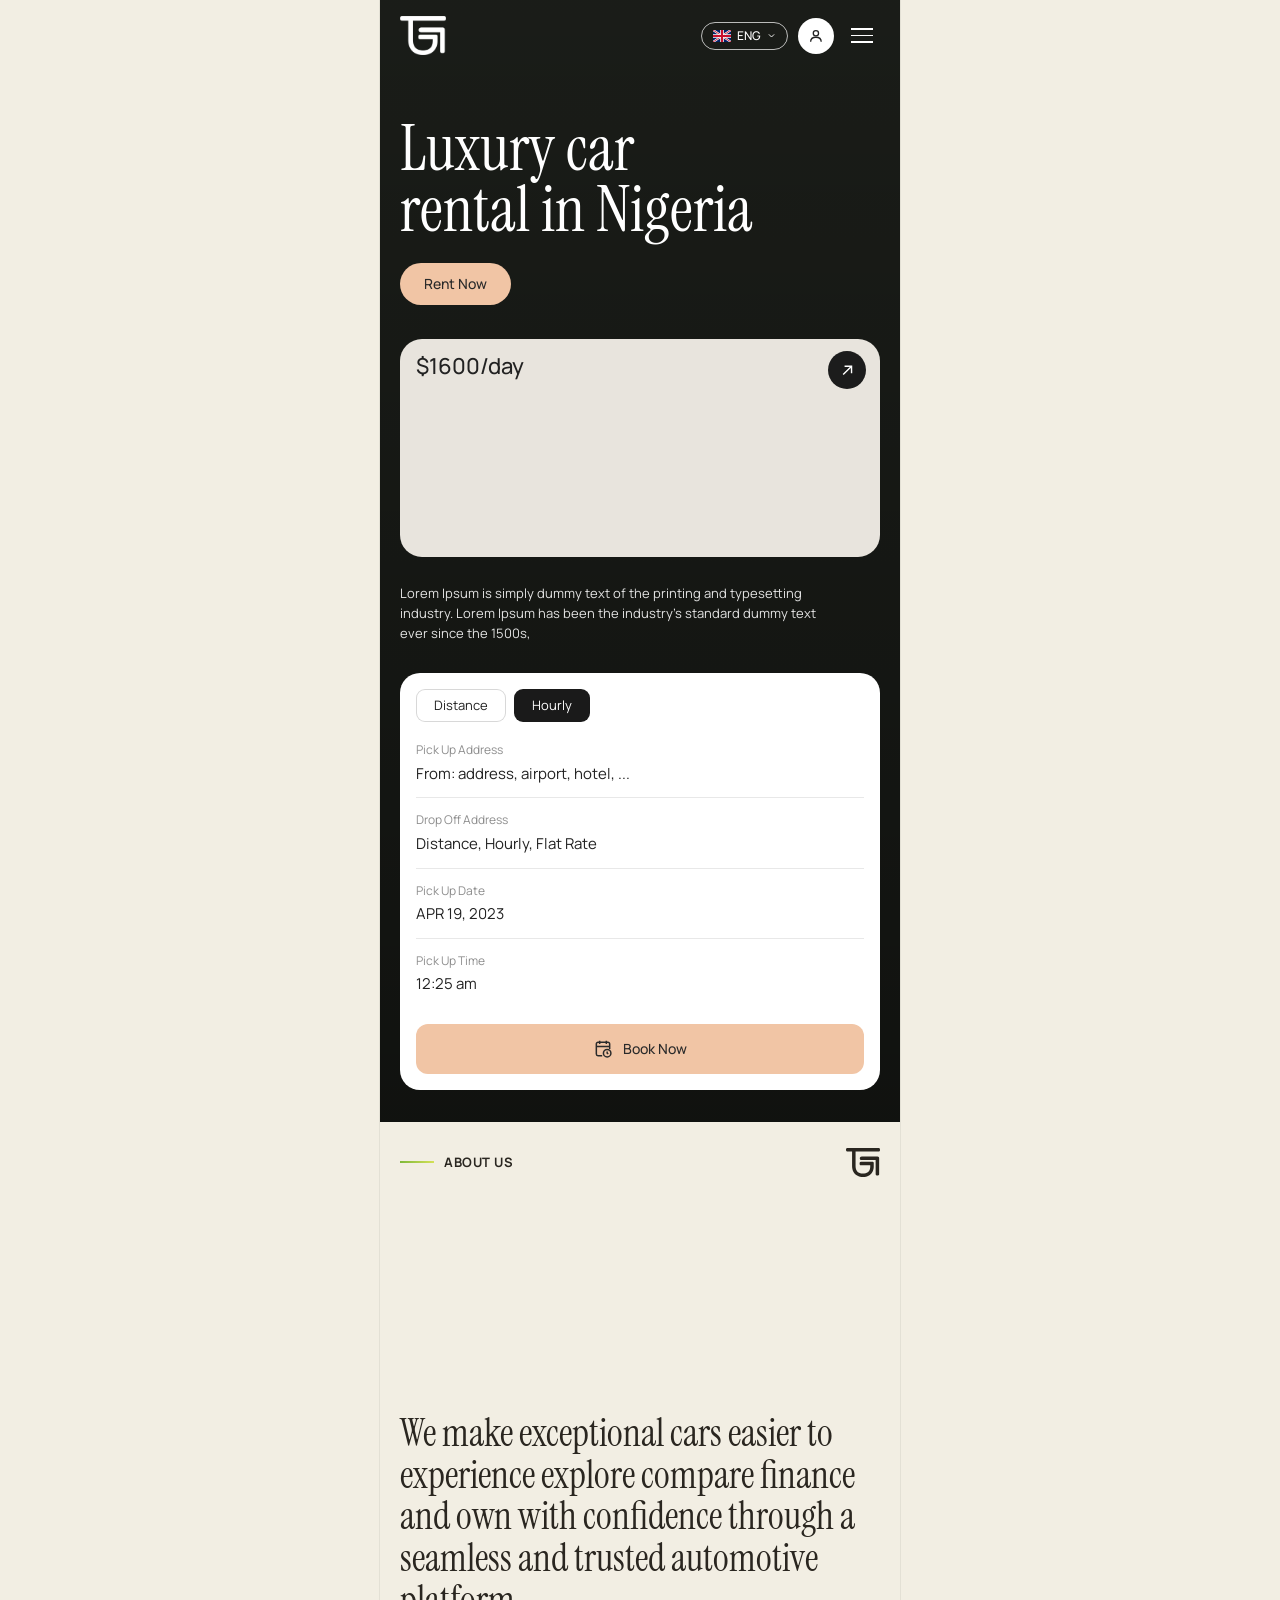
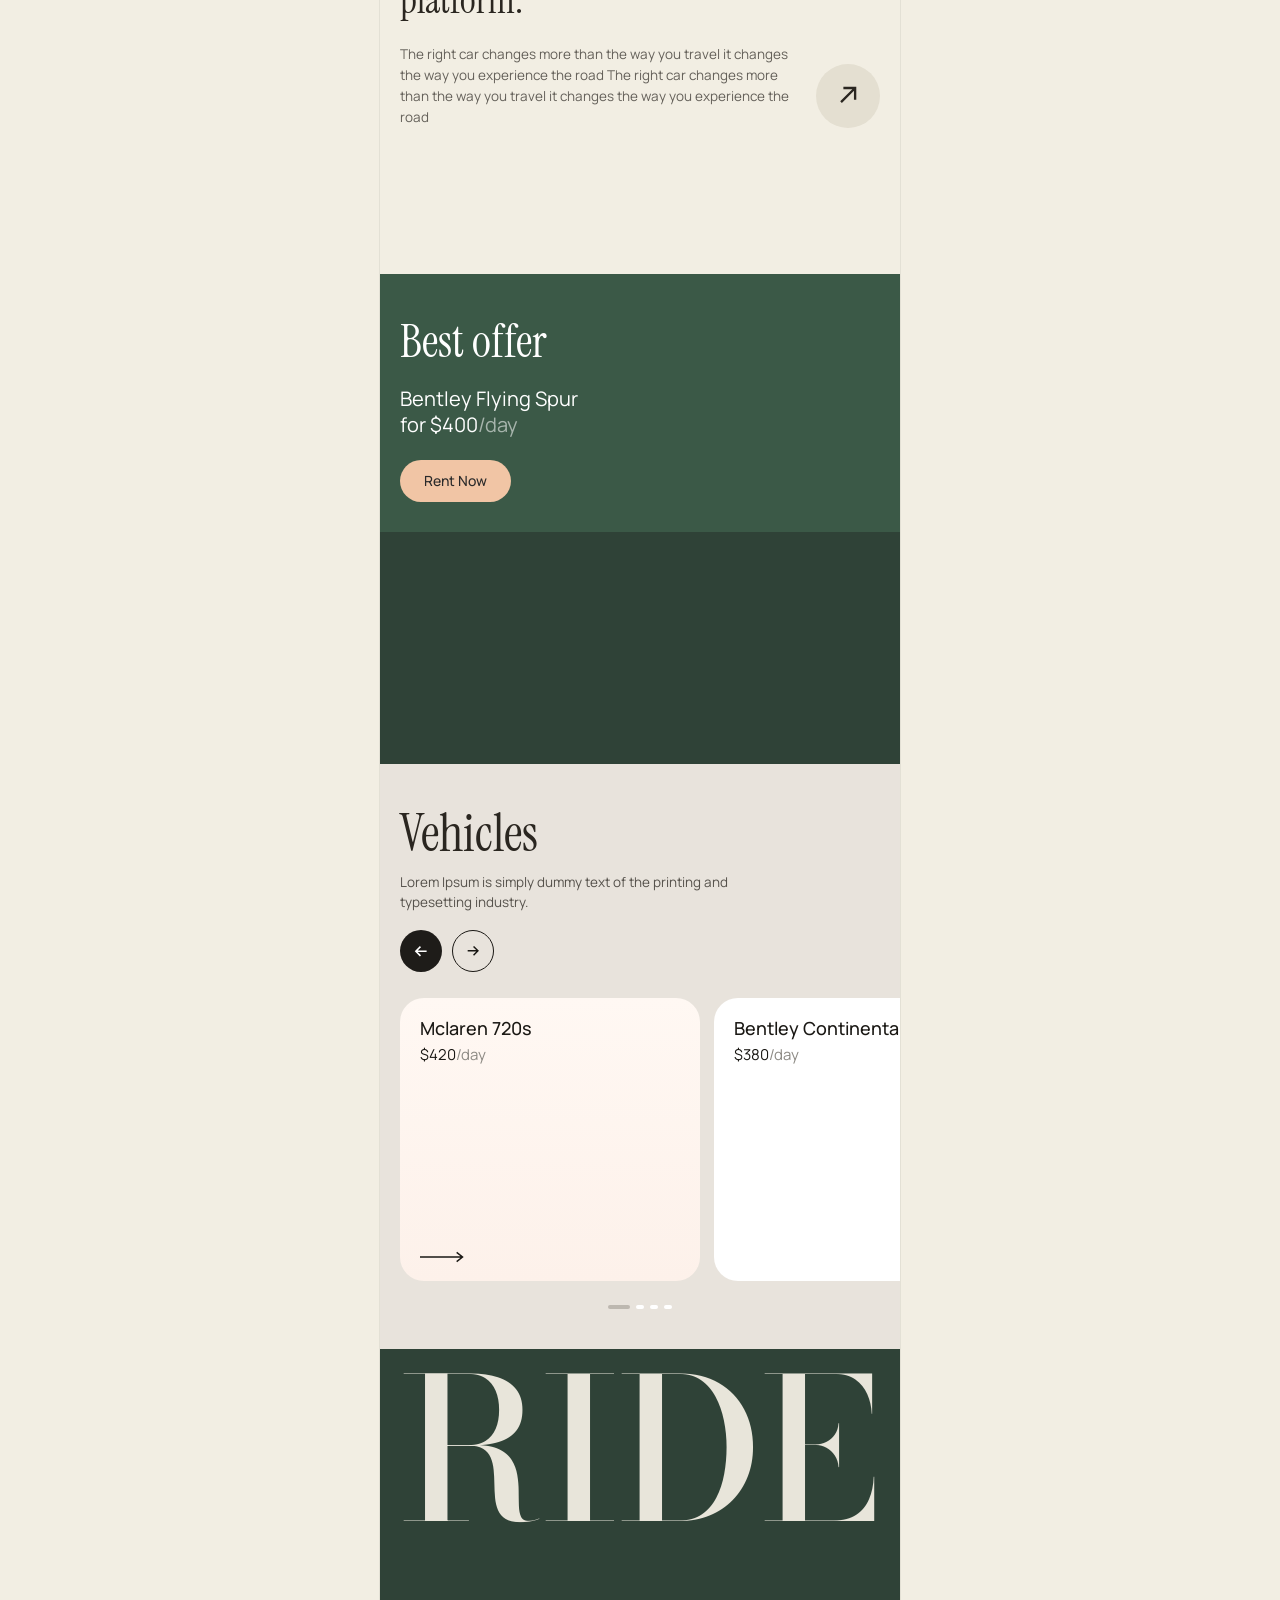
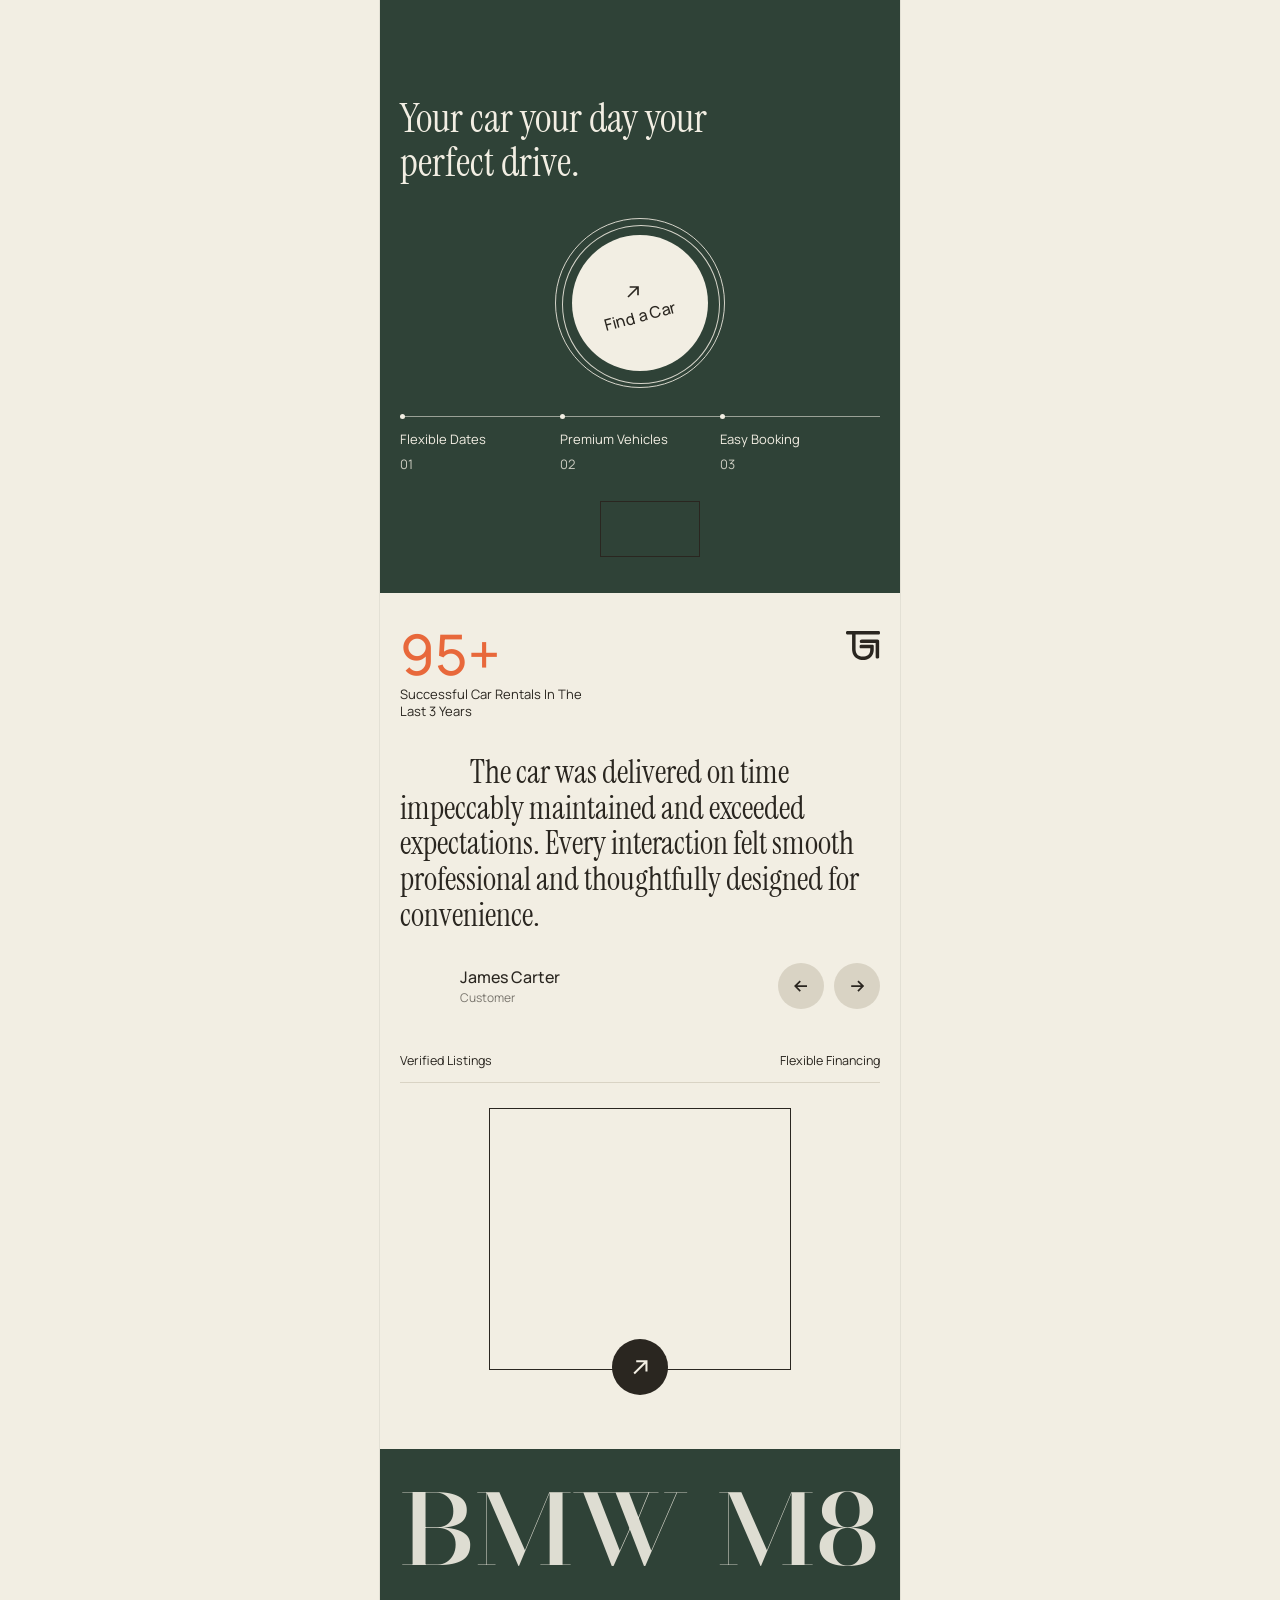
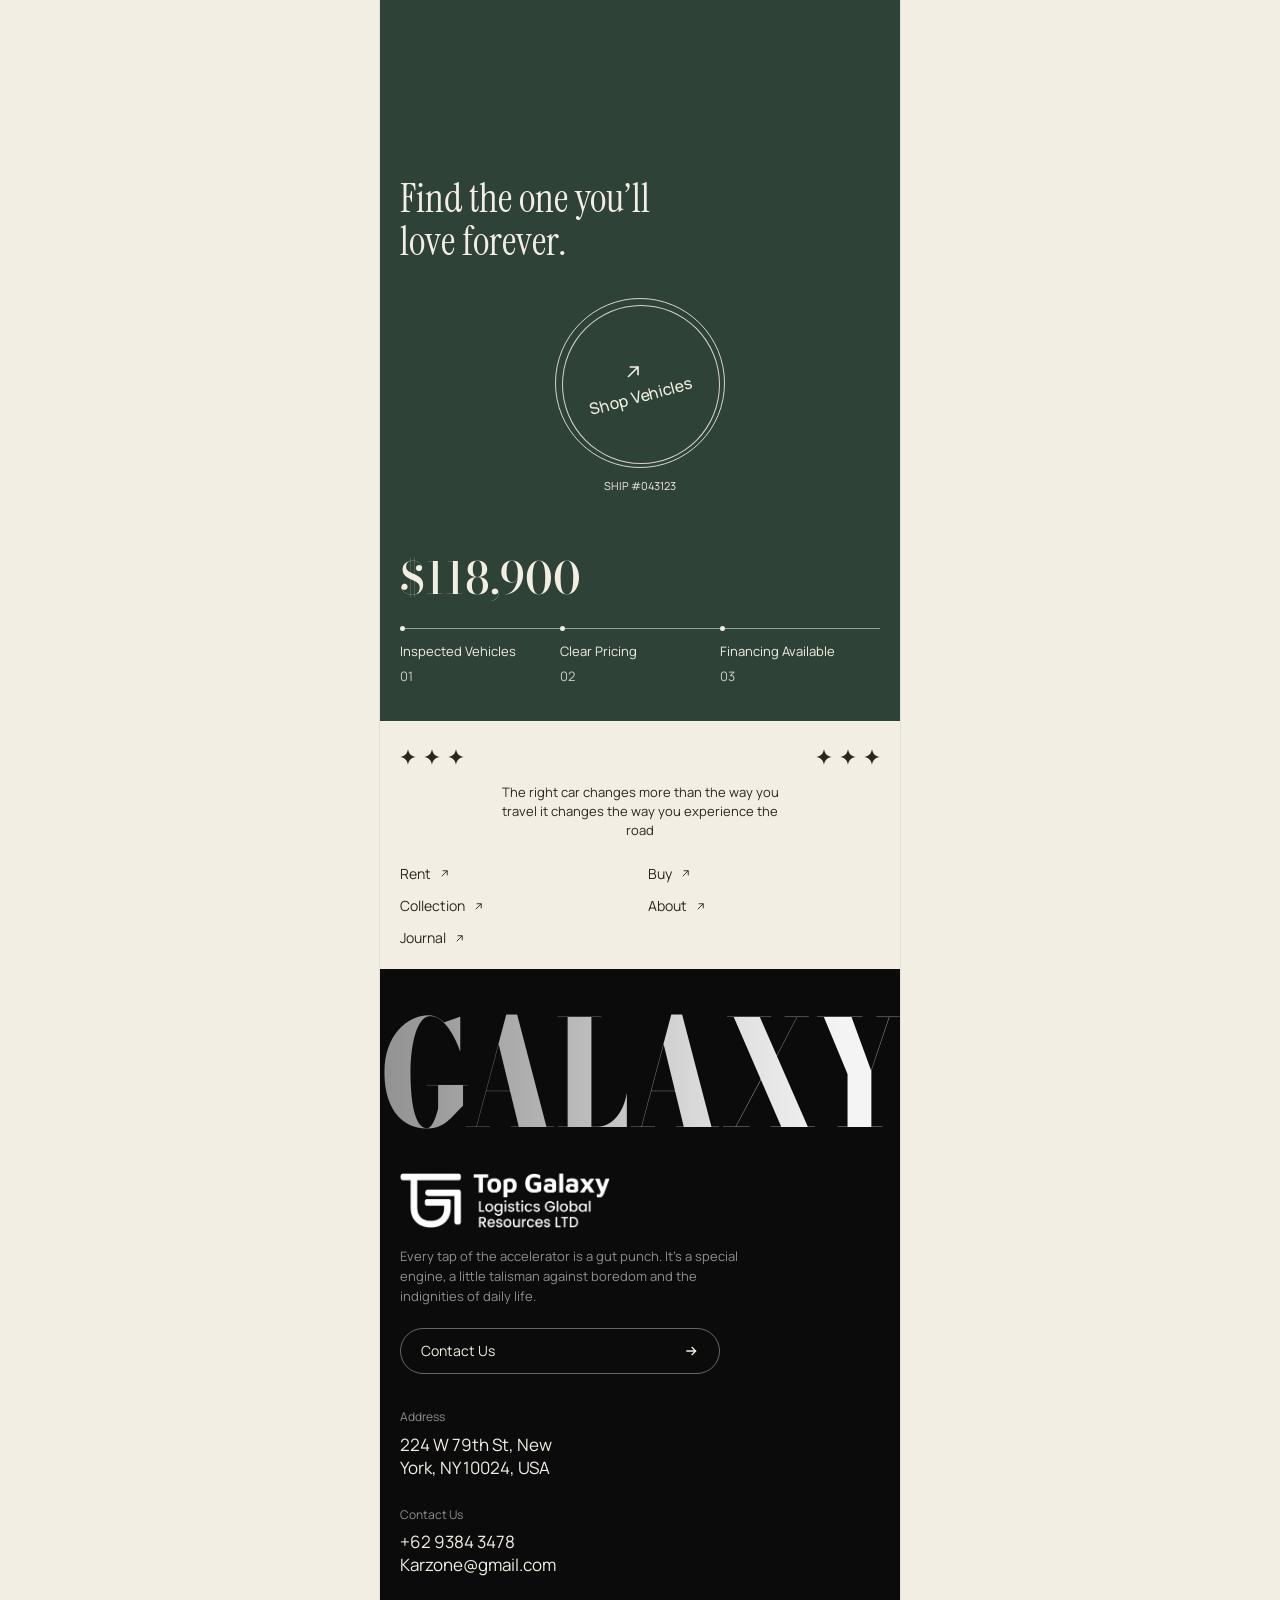
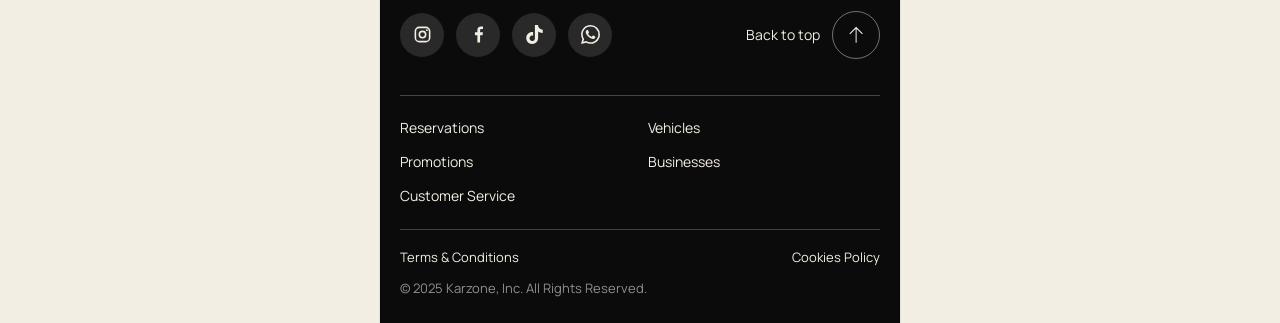
<file: public/assets/aistudio/mobile_10a2f9af.html>
<!DOCTYPE html>
<html lang="en">
<head>
<meta charset="utf-8">
<title>Recreated page</title>
<meta name="viewport" content="width=device-width,initial-scale=1,viewport-fit=cover">
<meta name="theme-color" content="#f2eee3">
<link rel="preconnect" href="https://fonts.googleapis.com">
<link rel="preconnect" href="https://fonts.gstatic.com" crossorigin>
<link href="https://fonts.googleapis.com/css2?family=Bodoni+Moda:wght@500;900&family=Instrument+Serif&family=Manrope:wght@400;500;700&display=swap" rel="stylesheet">
<style>
:root{
  --bg:#f2eee3;      /* page background */
  --ink:#2a2620;     /* text */
  --light:#f2eee3;   /* text on dark */
  --g1:#3b5947;      /* banner green */
  --g2:#2f4237;      /* dark green */
  --peach:#f1c5a5;   /* buttons */
  --line:#d9d3c4;    /* borders / round buttons */
  --beige:#e8e3dc;   /* vehicles section */
  --black:#0b0b0b;   /* footer */
  --pad:20px;
  --hero-img:url("https://i.ibb.co/nN9sNgRc/Replace-car-with-Camry-2-K-20261020084409.jpg");
}
*{box-sizing:border-box}
html{scroll-behavior:smooth;-webkit-text-size-adjust:100%;-webkit-tap-highlight-color:transparent}
body{margin:0;background:var(--bg);color:var(--ink);font-family:"Manrope",sans-serif;font-size:15px;line-height:1.45;-webkit-font-smoothing:antialiased;overflow-x:hidden}
a{color:inherit;text-decoration:none}
button{background:none;border:0;padding:0;font:inherit;color:inherit;cursor:pointer}
img,svg{display:block}
h1,h2,h3,p{margin:0}
section,header,footer{position:relative;overflow:hidden}
.serif{font-family:"Instrument Serif",serif;font-weight:400}
.ico{width:100%;height:100%}
.slot{background:transparent}
a:focus-visible,button:focus-visible{outline:2px solid currentColor;outline-offset:2px}

/* shared */
.peach{display:inline-flex;align-items:center;justify-content:center;gap:8px;background:var(--peach);color:#2a2a2a;font:500 14px/1 "Manrope";height:42px;padding:0 24px;border-radius:99px;transition:filter .25s,transform .25s}
.peach:hover{filter:brightness(.94)}
.round{display:grid;place-items:center;border-radius:50%;flex:none;transition:transform .3s,opacity .25s}
.round:hover{transform:scale(1.07)}
.round svg{width:44%;height:44%}
.label{display:flex;align-items:center;gap:10px;font:700 13px/1 "Manrope";letter-spacing:.04em;text-transform:uppercase}
.label i{display:block;width:34px;height:2px;background:linear-gradient(90deg,#7fb83a,#d4e157)}
.stats{display:grid;grid-template-columns:repeat(3,1fr);margin-top:28px}
.stat{position:relative;padding:14px 8px 0 0;border-top:1px solid rgba(242,238,227,.55);font-size:13px;line-height:1.3}
.stat::before{content:"";position:absolute;left:0;top:-3px;width:5px;height:5px;border-radius:50%;background:var(--light)}
.stat b{display:block;font-weight:400;font-size:13px;opacity:.8;margin-top:8px}
.thumbs{display:flex;gap:10px;overflow-x:auto;scroll-snap-type:x mandatory;scrollbar-width:none;padding:2px var(--pad)}
.thumbs::-webkit-scrollbar{display:none}
.thumbs .slot{flex:none;width:120px;height:68px;scroll-snap-align:start}

/* HERO */
.hero{color:#fff;padding:16px var(--pad) 32px;background:linear-gradient(180deg,rgba(0,0,0,.4),rgba(0,0,0,.62)),#2b2f28 var(--hero-img) center/cover no-repeat}
.topbar{display:flex;align-items:center;justify-content:space-between}
.topbar>a img{width:46px;height:auto}
.topbar .right{display:flex;align-items:center;gap:10px}
.lang{display:flex;align-items:center;gap:6px;border:1px solid rgba(255,255,255,.7);border-radius:99px;padding:7px 11px;font:500 12px/1 "Manrope"}
.lang .flag{width:18px;height:12px}
.lang .chev{width:9px;height:9px}
.user{width:36px;height:36px;background:#fff;color:#222}
.burger{width:36px;height:36px;display:grid;place-content:center;gap:5px}
.burger span{display:block;width:22px;height:1.6px;background:#fff;transition:transform .3s,opacity .3s}
.burger.open span:nth-child(1){transform:translateY(6.6px) rotate(45deg)}
.burger.open span:nth-child(2){opacity:0}
.burger.open span:nth-child(3){transform:translateY(-6.6px) rotate(-45deg)}
.menu{display:none;flex-direction:column;margin-top:14px;background:rgba(0,0,0,.6);-webkit-backdrop-filter:blur(10px);backdrop-filter:blur(10px);border-radius:16px;padding:6px 20px}
.menu.open{display:flex}
.menu a{padding:14px 0;font-size:16px;border-bottom:1px solid rgba(255,255,255,.14)}
.menu a:last-child{border-bottom:0}
.hero h1{font:400 clamp(46px,14vw,64px)/.95 "Instrument Serif";margin:64px 0 22px}
.pricecard{margin-top:34px;background:#e8e4dd;border-radius:22px;padding:16px 16px 12px;color:#222;position:relative}
.pricecard .price{font:500 22px/1 "Manrope"}
.pricecard .go{position:absolute;right:14px;top:12px;width:38px;height:38px;background:#1c1c1c;color:#fff}
.pricecard .slot{height:150px;margin-top:18px}
.hero .lorem{margin:26px 0 30px;font-size:13px;line-height:1.55;color:rgba(255,255,255,.88);max-width:420px}
.booking{background:#fff;border-radius:20px;padding:16px;color:#222}
.tabs{display:flex;gap:8px;margin-bottom:6px}
.tab{padding:10px 18px;border-radius:9px;font:400 13px/1 "Manrope";background:#1a1a1a;color:#fff;transition:background-color .25s,color .25s}
.tab.on{background:#fff;color:#222;box-shadow:inset 0 0 0 1px #d8d8d8}
.field{padding:13px 0;border-bottom:1px solid #e8e8e8}
.field small{display:block;font-size:12px;color:#8d8d8d;margin-bottom:4px}
.field span{font-size:15px}
.booking .peach{width:100%;height:50px;border-radius:12px;margin-top:16px;gap:10px}
.booking .peach svg{width:20px;height:20px}

/* INTRO */
.intro{padding:26px var(--pad) 40px}
.intro .top{display:flex;align-items:center;justify-content:space-between}
.intro .top svg{width:34px;height:29px}
.intro .slot.big{height:190px;margin-top:26px}
.intro h2{font:400 clamp(30px,8.6vw,38px)/1.1 "Instrument Serif";margin-top:20px}
.intro .row{display:flex;gap:18px;align-items:flex-end;justify-content:space-between;margin-top:22px}
.intro .row p{font-size:13.5px;line-height:1.55;color:#55514b;opacity:.9}
.intro .go{width:64px;height:64px;background:#e4dfd1}
.intro .thumbs{margin:34px calc(var(--pad)*-1) 0}

/* VEHICLES */
.banner{background:var(--g1);color:#fff}
.banner .txt{padding:44px var(--pad) 30px}
.banner h2{font:400 46px/1 "Instrument Serif"}
.banner p{font-size:20px;line-height:1.3;margin:22px 0 22px}
.banner p span{opacity:.55}
.banner .img{background:var(--g2);padding:16px var(--pad)}
.banner .slot{height:200px}
.vehicles{background:var(--beige);padding:44px 0 40px}
.vehicles .head{padding:0 var(--pad)}
.vehicles h2{font:400 52px/1 "Instrument Serif"}
.vehicles .head p{font-size:13.5px;line-height:1.5;color:#55514b;margin-top:12px;max-width:340px}
.vehicles .arrows{display:flex;gap:10px;margin-top:18px}
.vehicles .arrows .round{width:42px;height:42px}
.vehicles #vprev{background:#1e1c19;color:#fff}
.vehicles #vnext{border:1px solid #1a1814;color:#1a1814}
.track{display:flex;gap:14px;overflow-x:auto;scroll-snap-type:x mandatory;scrollbar-width:none;padding:26px var(--pad) 6px;scroll-padding:0 var(--pad)}
.track::-webkit-scrollbar{display:none}
.vc{flex:none;width:min(76vw,300px);scroll-snap-align:start;background:#fff;border-radius:24px;padding:20px 20px 18px;position:relative;transition:transform .3s;color:#1a1814}
.vc:hover{transform:translateY(-3px)}
.vc.hot{background:linear-gradient(180deg,#fff8f3,#fdf1ea)}
.vc h3{font:500 18px/1.2 "Manrope"}
.vc .p{font-size:15px;margin-top:4px}
.vc .p i{font-style:normal;color:#8d8a84}
.vc .slot{height:160px;margin:18px 0 8px}
.vc .arr{width:44px;height:12px;color:#1a1814}
.dots{display:flex;gap:6px;justify-content:center;margin-top:18px}
.dots i{display:block;width:8px;height:4px;border-radius:2px;background:#fff;transition:width .3s,background-color .3s;cursor:pointer}
.dots i.on{width:22px;background:#bdb8b0}

/* DRIVE */
.drive{background:var(--g2);color:var(--light)}
.drive .panel{position:relative;height:320px}
.drive .panel .word{position:absolute;left:var(--pad);top:14px;right:var(--pad);width:calc(100% - 2*var(--pad));height:auto;opacity:.95}
.drive .body{padding:28px var(--pad) 34px}
.drive h2{font:400 clamp(32px,9.4vw,40px)/1.08 "Instrument Serif"}
.cta{position:relative;width:170px;height:170px;margin:34px auto 6px;display:grid;place-items:center}
.cta::before,.cta::after{content:"";position:absolute;border-radius:50%;border:1px solid rgba(242,238,227,.85)}
.cta::before{inset:0}
.cta::after{inset:7px 5px 4px 7px}
.cta .disc{position:relative;width:136px;height:136px;border-radius:50%;background:var(--light);color:var(--ink);display:grid;place-items:center;align-content:center;gap:6px;transition:transform .3s}
.cta:hover .disc{transform:scale(1.04)}
.cta .disc svg{width:20px;height:20px;margin-left:-14px}
.cta .disc span{font:500 16px/1 "Manrope";transform:rotate(-15deg)}
.cta.ghost .disc{background:transparent;color:var(--light)}
.drive .thumbs{margin:26px calc(var(--pad)*-1) 0}
.drive .thumbs .slot{width:100px;height:56px}
.drive .thumbs .slot.on{box-shadow:inset 0 0 0 1px var(--ink)}

/* PROOF */
.proof{padding:34px var(--pad) 44px}
.proof .top{display:flex;justify-content:space-between;align-items:flex-start}
.proof .stat100 .n{font:500 56px/.95 "Manrope";color:#e8683b}
.proof .stat100 .c{font-size:13px;margin-top:6px;max-width:210px;line-height:1.35}
.proof .top svg{width:34px;height:29px;margin-top:4px}
.quote{font:400 clamp(27px,7.6vw,32px)/1.12 "Instrument Serif";margin-top:34px;min-height:5.6em;text-indent:2.2em}
.author{display:flex;align-items:center;justify-content:space-between;margin-top:26px}
.author .who{display:flex;align-items:center;gap:12px}
.author .slot{width:48px;height:52px}
.author .nm{font-size:16px;font-weight:500}
.author .role{font-size:12px;opacity:.6}
.author .btns{display:flex;gap:10px}
.author .btns .round{width:46px;height:46px;background:var(--line)}
.listing{margin-top:40px}
.listing .caps{display:flex;justify-content:space-between;font-size:12.5px;border-bottom:1px solid var(--line);padding-bottom:12px}
.listing .frame{position:relative;margin:26px auto 0;width:min(78%,300px)}
.listing .frame .slot{height:260px;outline:1px solid var(--ink)}
.listing .go{position:absolute;left:50%;bottom:-26px;transform:translateX(-50%);width:56px;height:56px;background:var(--ink);color:var(--light)}
.listing .go:hover{transform:translateX(-50%) scale(1.07)}
.listing .space{height:36px}

/* BMW */
.bmw{background:var(--g2);color:var(--light)}
.bmw .panel{position:relative;height:300px}
.bmw .panel .word{position:absolute;left:var(--pad);top:16px;width:calc(100% - 2*var(--pad));height:auto;opacity:.9}
.bmw .body{padding:28px var(--pad) 36px}
.bmw h2{font:400 clamp(32px,9.4vw,40px)/1.08 "Instrument Serif"}
.bmw .ship{text-align:center;font-size:11px;opacity:.7;margin-top:10px}
.specs{display:flex;justify-content:space-between;font-size:13px;margin-top:34px}
.price-big{font:500 44px/1 "Bodoni Moda";margin-top:10px}

/* FOOTER */
.ftop{padding:28px var(--pad) 22px}
.ftop .stars{display:flex;justify-content:space-between}
.ftop .stars div{display:flex;gap:8px}
.ftop .stars svg{width:16px;height:16px}
.ftop .cap{text-align:center;font-size:13px;line-height:1.45;margin:18px auto 24px;max-width:300px}
.ftop nav{display:grid;grid-template-columns:repeat(2,1fr);gap:12px 16px}
.ftop nav a{display:flex;align-items:center;gap:8px;font-size:14px}
.ftop nav svg{width:11px;height:11px}
.fblack{background:var(--black);color:var(--light)}
.gal{display:block;width:100%;height:auto;margin-top:-1px;overflow:visible}
.fbody{padding:30px var(--pad) 26px}
.fbody .brand img{width:210px;height:auto}
.fbody .desc{font-size:13px;line-height:1.55;color:#8f8f8f;margin-top:18px;max-width:340px}
.pill{display:flex;align-items:center;justify-content:space-between;width:100%;max-width:320px;height:46px;margin-top:22px;padding:0 20px;border:1px solid rgba(242,238,227,.4);border-radius:99px;font-size:14px;transition:background-color .25s}
.pill:hover{background:rgba(242,238,227,.08)}
.pill svg{width:16px;height:16px}
.fcols{display:grid;grid-template-columns:1fr;gap:26px;margin-top:34px}
.fcols small{display:block;font-size:12px;color:#8f8f8f;margin-bottom:8px}
.fcols .v{font-size:17px;line-height:1.35;display:block}
.fmid{display:flex;flex-wrap:wrap;align-items:center;justify-content:space-between;gap:24px 16px;margin-top:34px}
.soc{display:flex;gap:12px}
.soc a{width:44px;height:44px;border-radius:50%;background:rgba(255,255,255,.12);display:grid;place-items:center;transition:background-color .3s}
.soc a:hover{background:rgba(255,255,255,.28)}
.soc svg{width:19px;height:19px}
.top-btn{display:flex;align-items:center;gap:12px;font-size:14px}
.top-btn .round{width:48px;height:48px;border:1px solid rgba(242,238,227,.45)}
.flinks{display:grid;grid-template-columns:repeat(2,1fr);gap:14px 16px;margin-top:36px;padding-top:22px;border-top:1px solid rgba(242,238,227,.25);font-size:14px}
.fbottom{display:grid;gap:12px;margin-top:22px;padding-top:18px;border-top:1px solid rgba(242,238,227,.25);font-size:13px}
.fbottom .c{color:#8f8f8f}
.fbottom div{display:flex;justify-content:space-between;gap:12px}

/* scroll reveal */
.rv{opacity:0;translate:0 22px;transition:opacity .8s cubic-bezier(.2,.7,.2,1),translate .8s cubic-bezier(.2,.7,.2,1);transition-delay:var(--d,0s)}
.rv.in{opacity:1;translate:0 0}
@media (min-width:700px){body{max-width:520px;margin:0 auto;box-shadow:0 0 0 1px rgba(0,0,0,.06)}}
@media (prefers-reduced-motion:reduce){html{scroll-behavior:auto}.rv{opacity:1;translate:none;transition:none}}
</style>
</head>
<body>
<svg width="0" height="0" style="position:absolute" aria-hidden="true">
  <symbol id="icon-2" viewBox="0 0 24 24"><path fill="none" stroke="currentColor" stroke-width="2" d="M6 18L18 6M8 6h10v10"/></symbol>
  <symbol id="icon-3" viewBox="0 0 24 24"><path fill="none" stroke="currentColor" stroke-width="2" d="M19 12H5M11 6l-6 6 6 6"/></symbol>
  <symbol id="icon-4" viewBox="0 0 24 24"><path fill="none" stroke="currentColor" stroke-width="2" d="M5 12h14M13 6l6 6-6 6"/></symbol>
  <symbol id="icon-6" viewBox="0 0 24 24"><path fill="currentColor" d="M12 0c1 7 5 11 12 12-7 1-11 5-12 12-1-7-5-11-12-12 7-1 11-5 12-12z"/></symbol>
  <symbol id="icon-11" viewBox="0 0 60 40"><rect width="60" height="40" fill="#012169"/><path d="M0 0l60 40M60 0L0 40" stroke="#fff" stroke-width="7"/><path d="M0 0l60 40M60 0L0 40" stroke="#c8102e" stroke-width="3"/><path d="M30 0v40M0 20h60" stroke="#fff" stroke-width="12"/><path d="M30 0v40M0 20h60" stroke="#c8102e" stroke-width="7"/></symbol>
  <symbol id="icon-12" viewBox="0 0 24 24"><path fill="none" stroke="currentColor" stroke-width="2.4" d="M5 9l7 7 7-7"/></symbol>
  <symbol id="icon-13" viewBox="0 0 24 24"><g fill="none" stroke="currentColor" stroke-width="2"><circle cx="12" cy="8" r="4"/><path d="M4 21c0-4.5 3.5-7 8-7s8 2.5 8 7"/></g></symbol>
  <symbol id="icon-14" viewBox="0 0 24 24"><g fill="none" stroke="currentColor" stroke-width="1.8"><path d="M20 12V6a2 2 0 00-2-2H6a2 2 0 00-2 2v12a2 2 0 002 2h5M8 2v4M16 2v4M4 9h16"/><circle cx="17" cy="17" r="4.5"/><path d="M17 15v2l1.3 1"/></g></symbol>
  <symbol id="icon-16" viewBox="0 0 24 24"><path fill="none" stroke="currentColor" stroke-width="1.2" d="M12 21V3M4.5 10.5L12 3l7.5 7.5"/></symbol>
  <symbol id="icon-17" viewBox="0 0 24 24"><g fill="none" stroke="currentColor" stroke-width="2"><rect x="3" y="3" width="18" height="18" rx="5"/><circle cx="12" cy="12" r="4"/></g><circle cx="17.5" cy="6.5" r="1.2" fill="currentColor"/></symbol>
  <symbol id="icon-20" viewBox="0 0 30 8"><path fill="none" stroke="currentColor" stroke-width="1" d="M0 4h29M25 .8L29 4l-4 3.2"/></symbol>
  <symbol id="icon-24" viewBox="0 0 1000 854"><path fill="currentColor" fill-rule="evenodd" d="M418.0,269.8 410.7,281.4 406.2,296.4 405.8,311.1 409.2,325.9 415.1,336.2 423.2,344.3 432.5,349.7 447.3,354.1 460.1,355.6 872.0,355.6 872.5,768.7 873.7,779.6 878.1,791.3 884.7,800.0 893.1,805.8 904.2,809.8 914.0,810.8 935.9,810.8 944.5,809.8 955.5,805.8 965.3,798.2 969.3,793.1 973.2,784.7 975.7,771.9 975.7,298.8 972.2,280.7 967.3,270.6 962.2,264.4 954.8,259.0 948.4,256.1 941.8,254.1 931.7,252.6 458.6,252.6 444.8,254.6 434.5,258.0 424.2,263.9ZM10.8,11.3 5.7,18.2 1.2,29.7 0.0,38.6 0.0,65.4 1.7,74.7 5.7,84.3 10.1,90.4 17.4,96.6 27.5,101.0 37.8,103.0 177.2,103.0 178.2,103.7 178.2,533.3 181.1,578.5 184.1,599.7 191.0,632.6 199.3,659.9 207.7,681.2 218.0,702.4 229.8,722.0 243.5,741.7 258.3,759.4 278.9,779.8 302.5,798.0 325.4,812.2 356.4,827.0 383.9,836.8 415.3,845.2 447.8,850.6 484.1,853.5 515.1,853.5 552.5,850.6 586.1,844.7 616.9,836.3 647.1,825.0 662.8,817.6 677.1,809.8 700.9,794.1 724.3,774.9 738.8,760.1 753.0,743.2 767.5,722.5 779.6,702.4 789.4,682.2 798.7,658.1 805.1,636.3 810.0,613.7 814.5,582.2 816.4,549.5 816.4,441.1 814.5,430.1 810.0,420.5 802.9,413.4 792.1,408.5 785.2,407.5 433.0,407.5 426.4,408.7 416.3,412.9 409.7,418.5 404.3,426.1 401.8,433.0 400.3,441.1 400.3,475.5 402.3,486.6 405.8,494.5 411.6,501.6 417.3,505.5 425.4,508.5 432.5,509.5 713.2,510.0 713.0,551.5 710.0,588.8 704.1,618.8 694.3,647.3 683.0,669.0 675.6,680.0 667.0,690.3 648.3,708.3 641.9,713.2 624.0,724.5 609.2,731.9 587.1,740.2 564.5,746.1 541.4,750.1 519.8,752.0 496.7,752.5 468.9,751.0 446.5,748.1 421.2,742.7 401.1,736.3 385.1,729.9 366.7,720.1 352.9,710.7 337.9,697.5 327.1,685.7 316.8,671.4 303.8,648.1 293.4,620.3 286.1,588.4 282.1,552.2 281.2,518.8 281.2,103.7 282.1,103.0 956.5,103.2 965.6,102.5 976.9,99.5 982.1,97.1 988.0,92.7 993.9,85.5 998.8,73.5 1000.0,66.1 999.5,33.7 996.3,21.9 990.4,12.5 985.7,8.4 979.1,4.4 972.7,2.0 961.9,0.0 38.1,0.0 29.5,1.5 21.9,3.9 17.9,5.9Z"/></symbol>
  <symbol id="icon-25" viewBox="0 0 24 24"><path fill="currentColor" d="M14 22v-9.2h3.1l.5-3.6H14V6.9c0-1 .3-1.8 1.8-1.8h1.9V1.9C17.4 1.9 16.3 1.8 15.1 1.8 12.4 1.8 10.6 3.4 10.6 6.4v2.8H7.5v3.6h3.1V22z"/></symbol>
  <symbol id="icon-26" viewBox="0 0 24 24"><path fill="currentColor" d="M12.525.02c1.31-.02 2.61-.01 3.91-.02.08 1.53.63 3.09 1.75 4.17 1.12 1.11 2.7 1.62 4.24 1.79v4.03c-1.44-.05-2.89-.35-4.2-.97-.57-.26-1.1-.59-1.62-.93-.01 2.92.01 5.84-.02 8.75-.08 1.4-.54 2.79-1.35 3.94-1.31 1.92-3.58 3.17-5.91 3.21-1.43.08-2.86-.31-4.08-1.03-2.02-1.19-3.44-3.37-3.65-5.71-.02-.5-.03-1-.01-1.49.18-1.9 1.12-3.72 2.58-4.96 1.66-1.44 3.98-2.13 6.15-1.72.02 1.48-.04 2.96-.04 4.44-.99-.32-2.15-.23-3.02.37-.63.41-1.11 1.04-1.36 1.75-.21.51-.15 1.07-.14 1.61.24 1.64 1.82 3.02 3.5 2.87 1.12-.01 2.19-.66 2.77-1.61.19-.33.4-.67.41-1.06.1-1.79.06-3.57.07-5.36.01-4.03-.01-8.05.02-12.07z"/></symbol>
  <symbol id="icon-27" viewBox="0 0 24 24"><path fill="currentColor" d="M17.472 14.382c-.297-.149-1.758-.867-2.03-.967-.273-.099-.471-.148-.67.15-.197.297-.767.966-.94 1.164-.173.199-.347.223-.644.075-.297-.15-1.255-.463-2.39-1.475-.883-.788-1.48-1.761-1.653-2.059-.173-.297-.018-.458.13-.606.134-.133.298-.347.446-.52.149-.174.198-.298.298-.497.099-.198.05-.371-.025-.52-.075-.149-.669-1.612-.916-2.207-.242-.579-.487-.5-.669-.51-.173-.008-.371-.01-.57-.01-.198 0-.52.074-.792.372-.272.297-1.04 1.016-1.04 2.479 0 1.462 1.065 2.875 1.213 3.074.149.198 2.096 3.2 5.077 4.487.709.306 1.262.489 1.694.625.712.227 1.36.195 1.871.118.571-.085 1.758-.719 2.006-1.413.248-.694.248-1.289.173-1.413-.074-.124-.272-.198-.57-.347m-5.421 7.403h-.004a9.87 9.87 0 01-5.031-1.378l-.361-.214-3.741.982.998-3.648-.235-.374a9.86 9.86 0 01-1.51-5.26c.001-5.45 4.436-9.884 9.888-9.884 2.64 0 5.122 1.03 6.988 2.898a9.825 9.825 0 012.893 6.994c-.003 5.45-4.437 9.884-9.885 9.884m8.413-18.297A11.815 11.815 0 0012.05 0C5.495 0 .16 5.335.157 11.892c0 2.096.547 4.142 1.588 5.945L.057 24l6.305-1.654a11.882 11.882 0 005.683 1.448h.005c6.554 0 11.89-5.335 11.893-11.893a11.821 11.821 0 00-3.48-8.413z"/></symbol>
</svg>

<!-- HERO -->
<header class="hero" id="home">
  <div class="topbar">
    <a href="#home" aria-label="Home"><img alt="logo" src="[data-uri]"></a>
    <div class="right">
      <div class="lang"><svg class="flag"><use href="#icon-11"/></svg>ENG<svg class="chev"><use href="#icon-12"/></svg></div>
      <div class="round user"><svg><use href="#icon-13"/></svg></div>
      <button type="button" class="burger" id="burger" aria-label="Menu" aria-expanded="false"><span></span><span></span><span></span></button>
    </div>
  </div>
  <nav class="menu" id="menu">
    <a href="#about">About</a>
    <a href="#vehicles">Vehicles</a>
    <a href="#booking">Booking</a>
    <a href="#contact">Contacts</a>
  </nav>
  <h1 class="rv">Luxury car<br>rental in Nigeria</h1>
  <a class="peach rv" href="#vehicles">Rent Now</a>
  <div class="pricecard rv">
    <div class="price">$1600/day</div>
    <a class="round go" href="#vehicles" aria-label="View vehicles"><svg><use href="#icon-2"/></svg></a>
    <div class="slot"></div>
  </div>
  <p class="lorem rv">Lorem Ipsum is simply dummy text of the printing and typesetting industry. Lorem Ipsum has been the industry's standard dummy text ever since the 1500s,</p>
  <div class="booking rv">
    <div class="tabs"><button type="button" class="tab on" data-tab>Distance</button><button type="button" class="tab" data-tab>Hourly</button></div>
    <div class="field"><small>Pick Up Address</small><span>From: address, airport, hotel, ...</span></div>
    <div class="field"><small>Drop Off Address</small><span>Distance, Hourly, Flat Rate</span></div>
    <div class="field"><small>Pick Up Date</small><span>APR 19, 2023</span></div>
    <div class="field" style="border-bottom:0"><small>Pick Up Time</small><span>12:25 am</span></div>
    <a class="peach" href="#booking"><svg><use href="#icon-14"/></svg>Book Now</a>
  </div>
</header>

<!-- INTRO -->
<section class="intro" id="about">
  <div class="top rv"><div class="label"><i></i>About us</div><svg><use href="#icon-24"/></svg></div>
  <div class="slot big rv"></div>
  <h2 class="rv">We make exceptional cars easier to experience explore compare finance and own with confidence through a seamless and trusted automotive platform.</h2>
  <div class="row rv">
    <p>The right car changes more than the way you travel it changes the way you experience the road The right car changes more than the way you travel it changes the way you experience the road</p>
    <a class="round go" href="#vehicles" aria-label="View vehicles"><svg><use href="#icon-2"/></svg></a>
  </div>
  <div class="thumbs rv"><div class="slot"></div><div class="slot"></div><div class="slot"></div><div class="slot"></div><div class="slot"></div></div>
</section>

<!-- VEHICLES -->
<section id="vehicles">
  <div class="banner">
    <div class="txt rv">
      <h2>Best offer</h2>
      <p>Bentley Flying Spur<br>for $400<span>/day</span></p>
      <a class="peach" href="#booking">Rent Now</a>
    </div>
    <div class="img"><div class="slot rv"></div></div>
  </div>
  <div class="vehicles">
    <div class="head rv">
      <h2>Vehicles</h2>
      <p>Lorem Ipsum is simply dummy text of the printing and typesetting industry.</p>
      <div class="arrows">
        <button type="button" class="round" id="vprev" aria-label="Previous vehicles"><svg><use href="#icon-3"/></svg></button>
        <button type="button" class="round" id="vnext" aria-label="Next vehicles"><svg><use href="#icon-4"/></svg></button>
      </div>
    </div>
    <div class="track rv" id="track">
      <a class="vc hot" href="#booking"><h3>Mclaren 720s</h3><div class="p">$420<i>/day</i></div><div class="slot"></div><svg class="arr"><use href="#icon-20"/></svg></a>
      <a class="vc" href="#booking"><h3>Bentley Continental GT V8</h3><div class="p">$380<i>/day</i></div><div class="slot"></div></a>
      <a class="vc" href="#booking"><h3>Rolls-Royce Spectre</h3><div class="p">$400<i>/day</i></div><div class="slot"></div></a>
      <a class="vc" href="#booking"><h3>Ferrari</h3><div class="p">$380<i>/day</i></div><div class="slot"></div></a>
    </div>
    <div class="dots" id="dots"><i class="on"></i><i></i><i></i><i></i></div>
  </div>
</section>

<!-- DRIVE -->
<section class="drive" id="booking">
  <div class="panel">
    <svg class="word" viewBox="0 0 183 70" preserveAspectRatio="none" aria-label="RIDE"><text x="0" y="60.3" textLength="183" lengthAdjust="spacingAndGlyphs" font-family="Bodoni Moda,serif" font-weight="500" font-size="75" fill="#f2eee3">RIDE</text></svg>
  </div>
  <div class="body">
    <h2 class="rv">Your car your day your<br>perfect drive.</h2>
    <a class="cta rv" href="#vehicles" aria-label="Find a car"><div class="disc"><svg><use href="#icon-2"/></svg><span>Find a Car</span></div></a>
    <div class="stats rv">
      <div class="stat">Flexible Dates<b>01</b></div>
      <div class="stat">Premium Vehicles<b>02</b></div>
      <div class="stat">Easy Booking<b>03</b></div>
    </div>
    <div class="thumbs rv"><div class="slot"></div><div class="slot"></div><div class="slot on"></div><div class="slot"></div><div class="slot"></div></div>
  </div>
</section>

<!-- PROOF -->
<section class="proof" id="reviews">
  <div class="top rv">
    <div class="stat100"><div class="n" data-count="100" data-suffix="+">100+</div><div class="c">Successful Car Rentals In The Last 3 Years</div></div>
    <svg><use href="#icon-24"/></svg>
  </div>
  <p class="quote rv" id="rquote">The car was delivered on time impeccably maintained and exceeded expectations. Every interaction felt smooth professional and thoughtfully designed for convenience.</p>
  <div class="author rv">
    <div class="who"><div class="slot"></div><div><div class="nm" id="rname">James Carter</div><div class="role">Customer</div></div></div>
    <div class="btns">
      <button type="button" class="round" id="rprev" aria-label="Previous review"><svg><use href="#icon-3"/></svg></button>
      <button type="button" class="round" id="rnext" aria-label="Next review"><svg><use href="#icon-4"/></svg></button>
    </div>
  </div>
  <div class="listing rv">
    <div class="caps"><span>Verified Listings</span><span>Flexible Financing</span></div>
    <div class="frame"><div class="slot"></div><a class="round go" href="#featured" aria-label="View featured car"><svg><use href="#icon-2"/></svg></a></div>
    <div class="space"></div>
  </div>
</section>

<!-- BMW -->
<section class="bmw" id="featured">
  <div class="panel">
    <svg class="word" viewBox="0 0 183 50" preserveAspectRatio="none" aria-label="BMW M8"><text x="0" y="38" textLength="183" lengthAdjust="spacingAndGlyphs" font-family="Bodoni Moda,serif" font-weight="500" font-size="37" fill="#f2eee3">BMW M8</text></svg>
  </div>
  <div class="body">
    <h2 class="rv">Find the one you’ll<br>love forever.</h2>
    <a class="cta ghost rv" href="#vehicles" aria-label="Shop vehicles"><div class="disc"><svg><use href="#icon-2"/></svg><span>Shop Vehicles</span></div></a>
    <div class="ship rv">SHIP #043123</div>
    <div class="specs rv"><span>2024</span><span>8,400 Mi</span><span>Automatic</span><span>Petrol</span></div>
    <div class="price-big rv">$118,900</div>
    <div class="stats rv">
      <div class="stat">Inspected Vehicles<b>01</b></div>
      <div class="stat">Clear Pricing<b>02</b></div>
      <div class="stat">Financing Available<b>03</b></div>
    </div>
  </div>
</section>

<!-- FOOTER -->
<footer id="footer">
  <div class="ftop">
    <div class="stars rv"><div><svg><use href="#icon-6"/></svg><svg><use href="#icon-6"/></svg><svg><use href="#icon-6"/></svg></div><div><svg><use href="#icon-6"/></svg><svg><use href="#icon-6"/></svg><svg><use href="#icon-6"/></svg></div></div>
    <p class="cap rv">The right car changes more than the way you travel it changes the way you experience the road</p>
    <nav class="rv">
      <a href="#vehicles">Rent<svg><use href="#icon-2"/></svg></a>
      <a href="#vehicles">Buy<svg><use href="#icon-2"/></svg></a>
      <a href="#vehicles">Collection<svg><use href="#icon-2"/></svg></a>
      <a href="#about">About<svg><use href="#icon-2"/></svg></a>
      <a href="#reviews">Journal<svg><use href="#icon-2"/></svg></a>
    </nav>
  </div>
  <div class="fblack" id="contact">
    <svg class="gal" viewBox="0 0 389 130" aria-label="GALAXY">
      <defs>
        <linearGradient id="rideTint" x1="0" y1="0" x2="1" y2="0">
          <stop offset="0" stop-color="#8c8c8c"/><stop offset=".35" stop-color="#b4b4b4"/>
          <stop offset=".6" stop-color="#d9d9d9"/><stop offset=".85" stop-color="#f4f4f4"/>
        </linearGradient>
        <clipPath id="rideClip"><text x="0" y="118" textLength="389" lengthAdjust="spacingAndGlyphs" font-family="Bodoni Moda,serif" font-weight="900" font-size="110">GALAXY</text></clipPath>
      </defs>
      <!-- IMAGE SLOT: add <image href="your-photo.jpg" x="0" y="0" width="389" height="130" preserveAspectRatio="xMidYMid slice"/> inside the group below -->
      <g clip-path="url(#rideClip)"><rect x="-20" y="-60" width="430" height="240" fill="url(#rideTint)"/></g>
    </svg>
    <div class="fbody">
      <a class="brand rv" href="#home" aria-label="Top Galaxy Logistics Global Resources LTD"><img alt="Top Galaxy Logistics Global Resources LTD" src="[data-uri]"></a>
      <p class="desc rv">Every tap of the accelerator is a gut punch. It's a special engine, a little talisman against boredom and the indignities of daily life.</p>
      <a class="pill rv" href="mailto:Karzone@gmail.com">Contact Us<svg><use href="#icon-4"/></svg></a>
      <div class="fcols rv">
        <div><small>Address</small><span class="v">224 W 79th St, New<br>York, NY 10024, USA</span></div>
        <div><small>Contact Us</small><a class="v" href="tel:+6293843478">+62 9384 3478</a><a class="v" href="mailto:Karzone@gmail.com">Karzone@gmail.com</a></div>
      </div>
      <div class="fmid rv">
        <div class="soc">
          <a href="https://instagram.com" target="_blank" rel="noopener" aria-label="Instagram"><svg><use href="#icon-17"/></svg></a>
          <a href="https://facebook.com" target="_blank" rel="noopener" aria-label="Facebook"><svg><use href="#icon-25"/></svg></a>
          <a href="https://tiktok.com" target="_blank" rel="noopener" aria-label="TikTok"><svg><use href="#icon-26"/></svg></a>
          <a href="https://wa.me/6293843478" target="_blank" rel="noopener" aria-label="WhatsApp"><svg><use href="#icon-27"/></svg></a>
        </div>
        <a class="top-btn" href="#home">Back to top<span class="round"><svg><use href="#icon-16"/></svg></span></a>
      </div>
      <div class="flinks rv">
        <a href="#booking">Reservations</a><a href="#vehicles">Vehicles</a>
        <a href="#vehicles">Promotions</a><a href="#about">Businesses</a>
        <a href="#contact">Customer Service</a>
      </div>
      <div class="fbottom rv">
        <div><span>Terms &amp; Conditions</span><span>Cookies Policy</span></div>
        <div class="c">© 2025 Karzone, Inc. All Rights Reserved.</div>
      </div>
    </div>
  </div>
</footer>

<script>
(function(){
  var reduce=window.matchMedia&&matchMedia('(prefers-reduced-motion: reduce)').matches;
  function $(s,r){return (r||document).querySelector(s);}
  function $$(s,r){return [].slice.call((r||document).querySelectorAll(s));}

  /* scroll reveal + count-up */
  function countUp(el){
    var n=parseFloat(el.getAttribute('data-count')),suf=el.getAttribute('data-suffix')||'';
    if(reduce||isNaN(n))return;
    var t0=null;
    function step(t){if(t0===null)t0=t;var p=Math.min((t-t0)/1200,1),e=1-Math.pow(1-p,3);el.textContent=Math.round(n*e)+suf;if(p<1)requestAnimationFrame(step);}
    el.textContent='0'+suf;requestAnimationFrame(step);
  }
  var rv=$$('.rv');
  if('IntersectionObserver' in window&&!reduce){
    var io=new IntersectionObserver(function(entries){
      var k=0;
      entries.forEach(function(e){
        if(!e.isIntersecting)return;
        e.target.style.setProperty('--d',Math.min(k*0.08,0.4)+'s');k++;
        e.target.classList.add('in');
        $$('[data-count]',e.target).forEach(countUp);
        io.unobserve(e.target);
      });
    },{threshold:0.1,rootMargin:'0px 0px -6% 0px'});
    rv.forEach(function(el){io.observe(el);});
  }else{rv.forEach(function(el){el.classList.add('in');});}

  /* menu */
  var burger=$('#burger'),menu=$('#menu');
  function closeMenu(){burger.classList.remove('open');menu.classList.remove('open');burger.setAttribute('aria-expanded','false');}
  burger.addEventListener('click',function(){
    var open=menu.classList.toggle('open');
    burger.classList.toggle('open',open);
    burger.setAttribute('aria-expanded',open?'true':'false');
  });
  $$('#menu a').forEach(function(a){a.addEventListener('click',closeMenu);});

  /* smooth in-page links */
  document.addEventListener('click',function(ev){
    var a=ev.target.closest&&ev.target.closest('a[href^="#"]');
    if(!a)return;
    var id=a.getAttribute('href');
    if(id.length<2)return;
    var t=document.querySelector(id);
    if(!t)return;
    ev.preventDefault();
    t.scrollIntoView({behavior:reduce?'auto':'smooth',block:'start'});
    try{history.replaceState(null,'',id);}catch(err){}
  });

  /* booking tabs */
  var tabs=$$('[data-tab]');
  tabs.forEach(function(tb){tb.addEventListener('click',function(){tabs.forEach(function(o){o.classList.toggle('on',o===tb);});});});

  /* vehicles carousel */
  var track=$('#track'),dots=$$('#dots i');
  function step(){var c=$('.vc',track);return c?c.getBoundingClientRect().width+14:280;}
  function setDots(){
    var i=Math.round(track.scrollLeft/step());
    dots.forEach(function(d,k){d.classList.toggle('on',k===Math.min(i,dots.length-1));});
  }
  $('#vprev').addEventListener('click',function(){track.scrollBy({left:-step(),behavior:'smooth'});});
  $('#vnext').addEventListener('click',function(){track.scrollBy({left:step(),behavior:'smooth'});});
  dots.forEach(function(d,k){d.addEventListener('click',function(){track.scrollTo({left:k*step(),behavior:'smooth'});});});
  track.addEventListener('scroll',function(){window.requestAnimationFrame(setDots);},{passive:true});

  /* reviews */
  var reviews=[
    {n:'James Carter',q:'The car was delivered on time impeccably maintained and exceeded expectations. Every interaction felt smooth professional and thoughtfully designed for convenience.'},
    {n:'Amara Okafor',q:'Booking took only minutes and the car was waiting at the airport right on schedule. The whole team was friendly, transparent about pricing and always easy to reach.'},
    {n:'Daniel Mensah',q:'I rented a luxury sedan for a family wedding and it felt like arriving in a dream. Spotless inside, smooth to drive and the return process was effortless.'},
    {n:'Sofia Ricci',q:'Great range of vehicles and honest advice on which one fits my trip. The price I saw was the price I paid, with no surprise fees at the end.'},
    {n:'Marcus Bello',q:'I rent here every month for client visits. The cars are always clean, support replies fast and the process has never once let me down, which is rare.'}
  ];
  var quote=$('#rquote'),name=$('#rname'),ri=0;
  function swap(el){el.style.transition='none';el.style.opacity='0';el.style.translate='0 8px';void el.offsetWidth;el.style.transition='opacity .45s ease,translate .45s ease';el.style.opacity='1';el.style.translate='0 0';}
  function show(n){
    ri=(n+reviews.length)%reviews.length;
    quote.textContent=reviews[ri].q;name.textContent=reviews[ri].n;
    swap(quote);swap(name);
  }
  $('#rprev').addEventListener('click',function(){show(ri-1);});
  $('#rnext').addEventListener('click',function(){show(ri+1);});
})();
</script>
</body>
</html>
</file>
